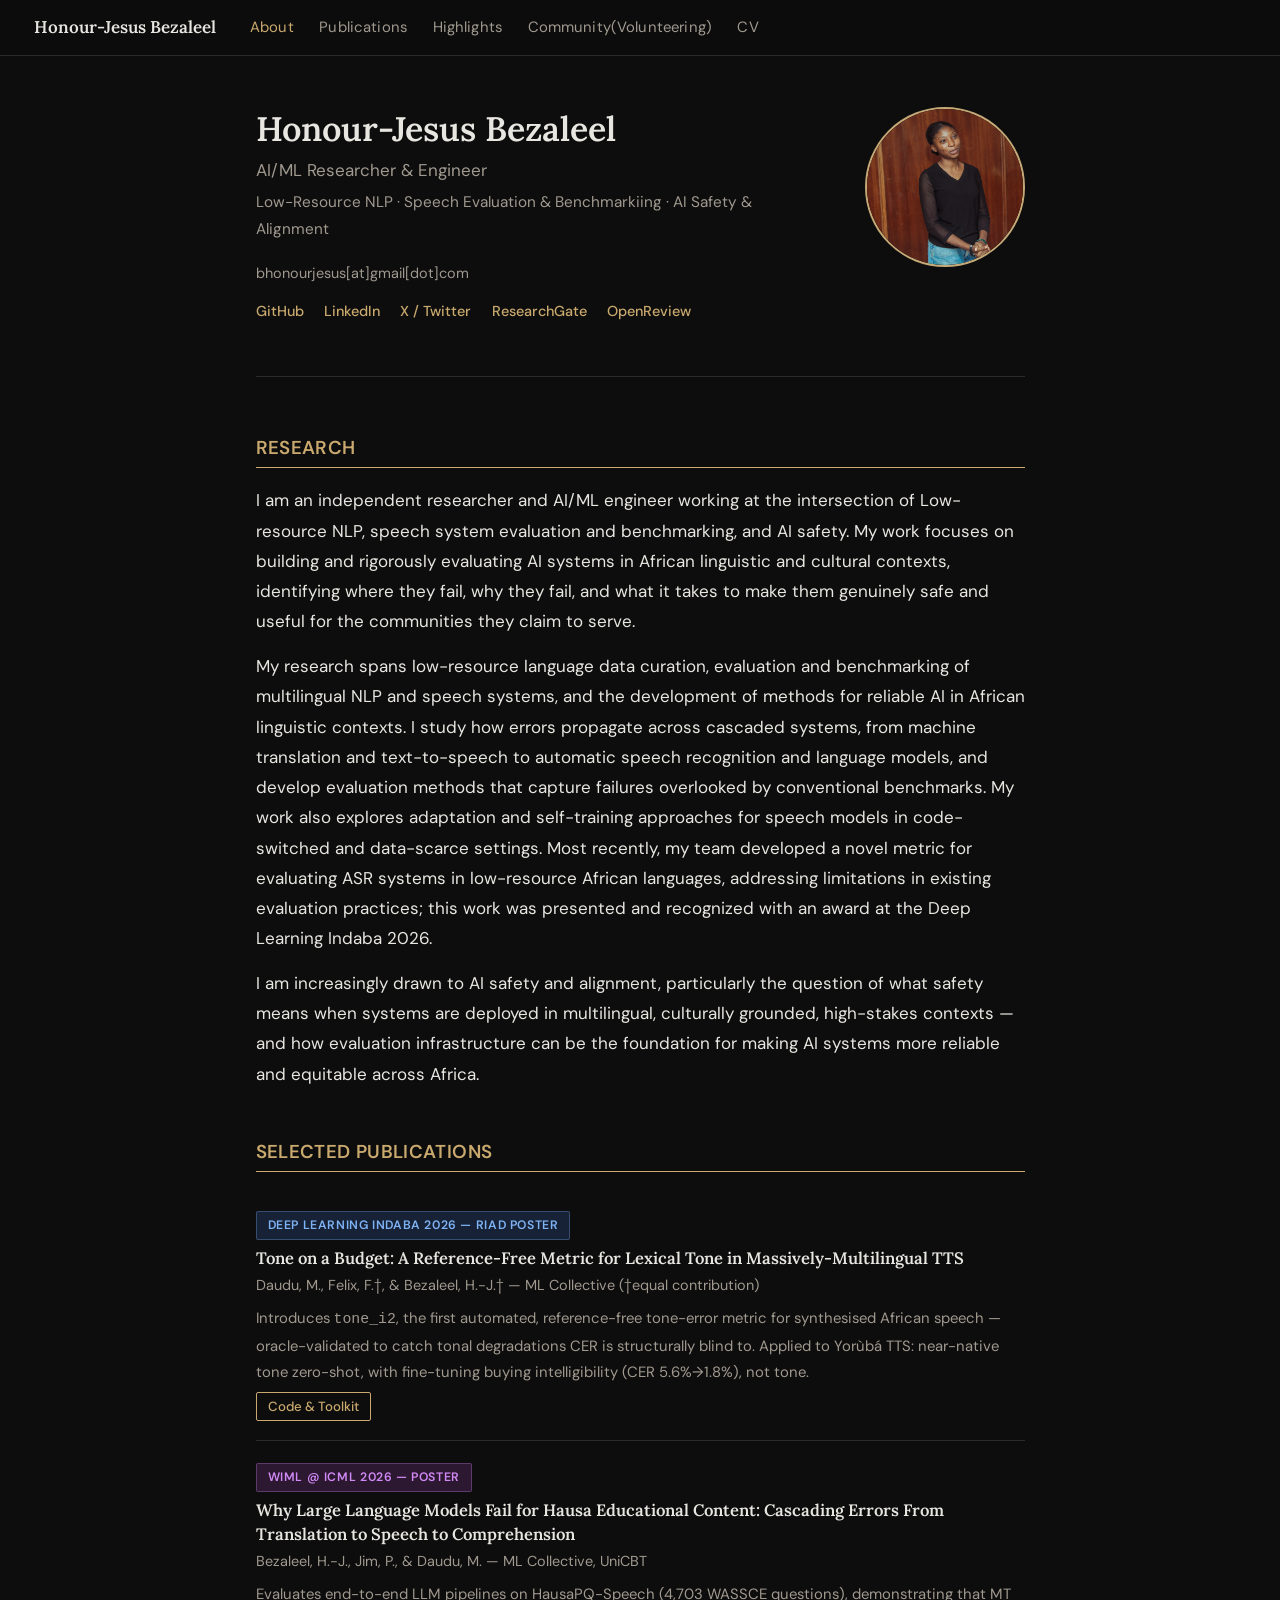
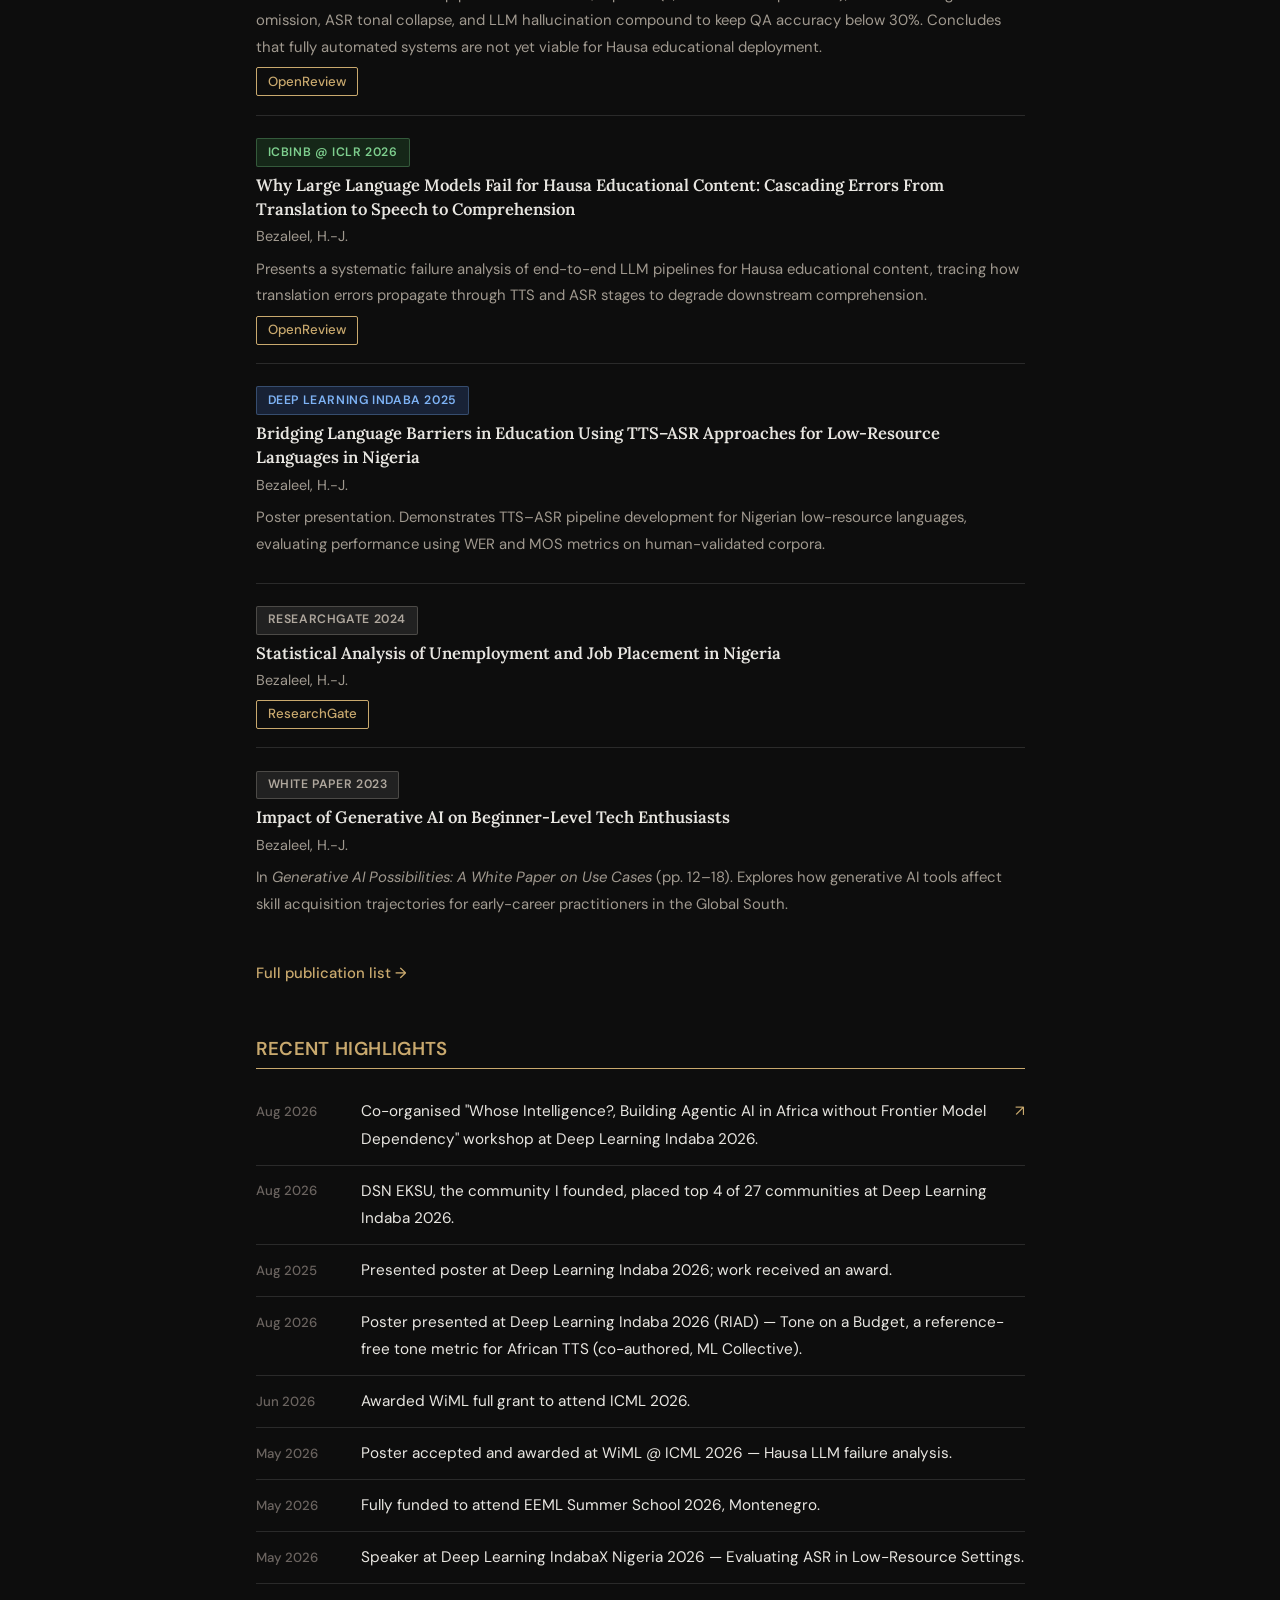
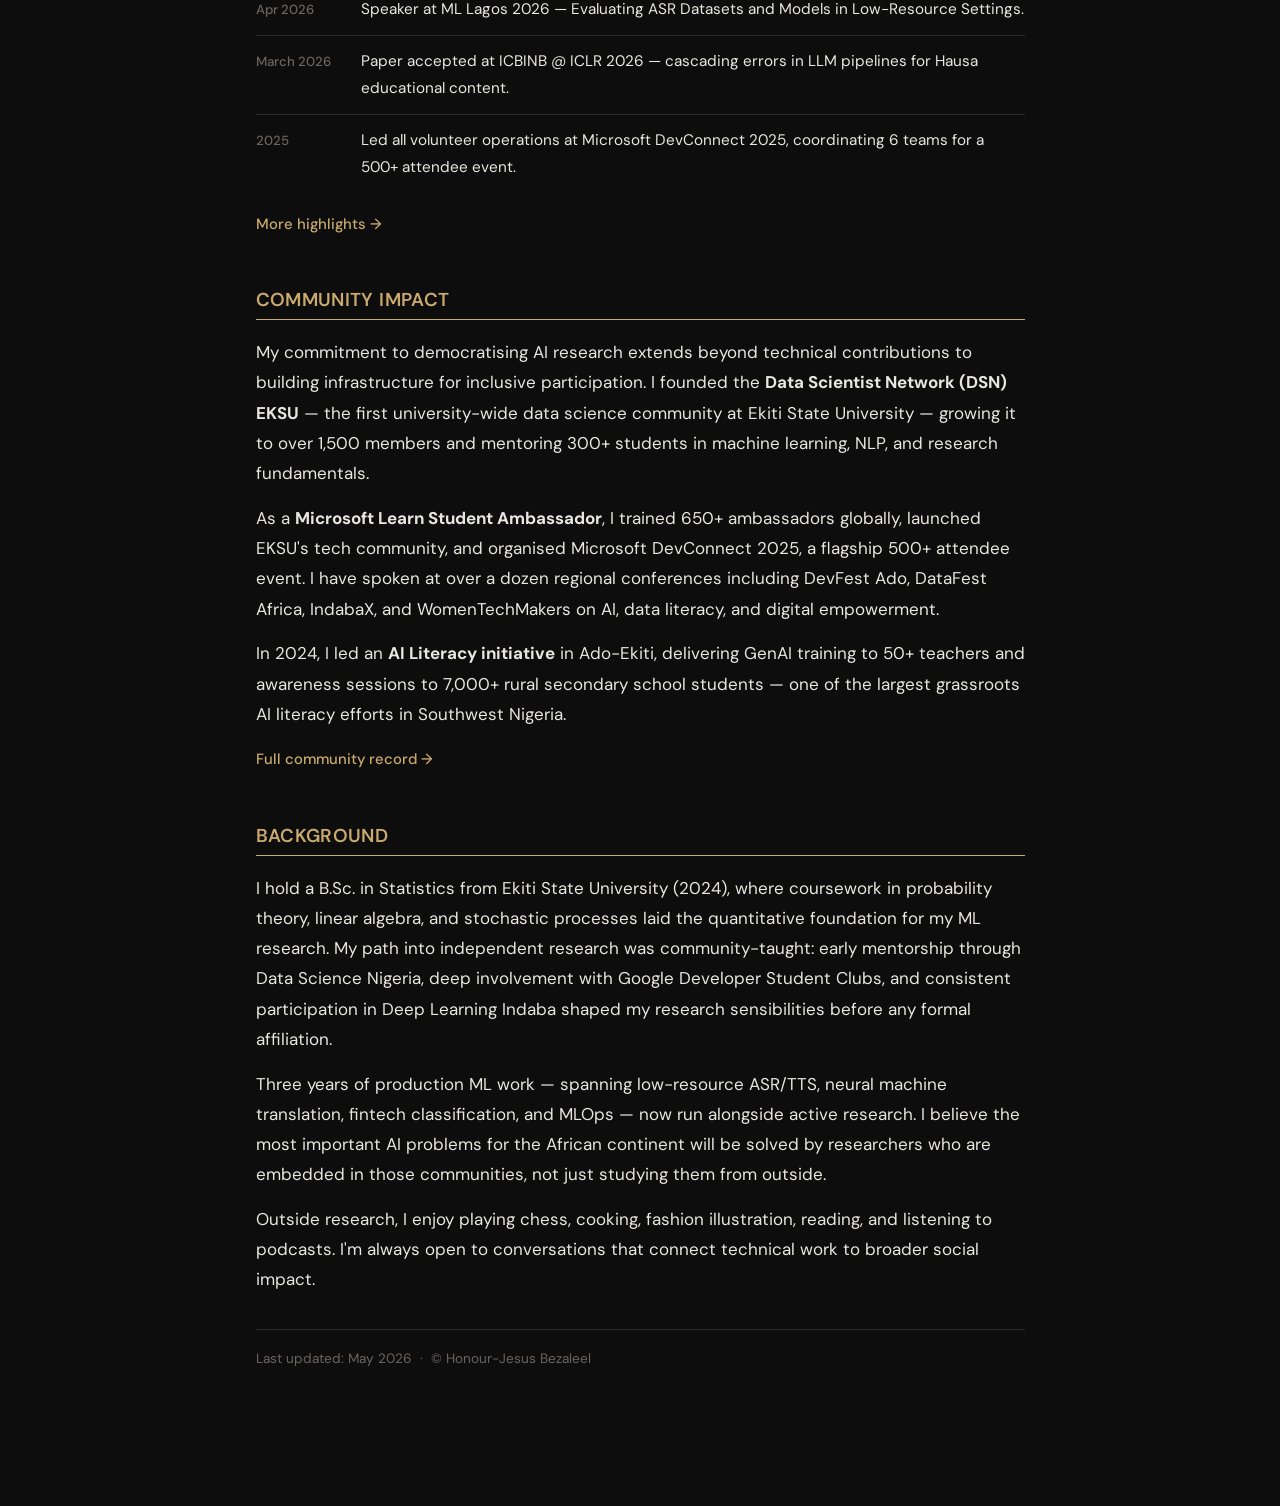
<file: index.html>
<!DOCTYPE html>
<html lang="en">
<head>
  <meta charset="UTF-8" />
  <meta name="viewport" content="width=device-width, initial-scale=1.0" />
  <meta name="description" content="Honour-Jesus Bezaleel — AI/ML Researcher specialising in African language NLP, speech evaluation and benchmarking, and AI safety." />
  <title>Honour-Jesus Bezaleel</title>
  <link rel="preconnect" href="https://fonts.googleapis.com" />
  <link rel="preconnect" href="https://fonts.gstatic.com" crossorigin />
  <link href="https://fonts.googleapis.com/css2?family=Lora:ital,wght@0,400;0,600;1,400&family=DM+Sans:wght@300;400;500&display=swap" rel="stylesheet" />
  <link rel="stylesheet" href="style.css" />
</head>
<body>
  <header>
    <div class="site-title"><a href="index.html">Honour-Jesus Bezaleel</a></div>
    <nav>
      <a href="index.html" class="active">About</a>
      <a href="publications.html">Publications</a>
      <a href="news.html">Highlights</a>
      <a href="community.html">Community(Volunteering)</a>
      <a href="Honour-Jesus_Bezaleel_CV%20%20(1).pdf" target="_blank">CV</a>
    </nav>
    <button class="nav-toggle" aria-label="Toggle navigation">&#9776;</button>
  </header>


<main class="container">
    <section class="hero">
      <div class="hero-text">
        <h1>Honour-Jesus Bezaleel</h1>
        <p class="role">AI/ML Researcher &amp; Engineer</p>
        <p class="affiliation">Low-Resource NLP · Speech Evaluation & Benchmarkiing · AI Safety &amp; Alignment</p>
        <div class="contact-line">
          <span>bhonourjesus[at]gmail[dot]com</span>
        </div>
        <div class="social-links">
          <a href="https://github.com/honourjesus20" target="_blank">GitHub</a>
          <a href="https://www.linkedin.com/in/honour-jesus-bezaleel/" target="_blank">LinkedIn</a>
          <a href="https://x.com/bezaleel_son" target="_blank">X / Twitter</a>
          <a href="https://www.researchgate.net/profile/Honour-Jesus-Bezaleel" target="_blank">ResearchGate</a>
          <a href="https://openreview.net/profile?id=~Honour-Jesus_Bezaleel1" target="_blank">OpenReview</a>
        </div>
      </div>
      <div class="hero-image">
        <img src="WhatsApp Image 2024-03-01 at 17.44.11_cec49f7b.jpg" alt="Honour-Jesus Bezaleel" />
      </div>
    </section>


    <section id="research">
      <h2>Research</h2>
      <p>
        I am an independent researcher and AI/ML engineer working at the intersection of Low-resource NLP,
        speech system evaluation and benchmarking, and AI safety. My work focuses on building and rigorously evaluating AI systems
        in African linguistic and cultural contexts, identifying where they fail, why they fail, and what it
        takes to make them genuinely safe and useful for the communities they claim to serve.
      </p>
      <p>
        My research spans low-resource language data curation, evaluation and benchmarking of multilingual NLP and speech systems, 
        and the development of methods for reliable AI in African linguistic contexts. I study how errors propagate across cascaded systems, 
        from machine translation and text-to-speech to automatic speech recognition and language models, and develop evaluation methods that 
        capture failures overlooked by conventional benchmarks. My work also explores adaptation and self-training approaches for speech models
        in code-switched and data-scarce settings. Most recently, my team developed a novel metric for evaluating ASR systems in low-resource 
        African languages, addressing limitations in existing evaluation practices; this work was presented and recognized with an award
        at the Deep Learning Indaba 2026.
      </p>
      <p>
        I am increasingly drawn to AI safety and alignment, particularly the question of what safety means when
        systems are deployed in multilingual, culturally grounded, high-stakes contexts — and how evaluation
        infrastructure can be the foundation for making AI systems more reliable and equitable across Africa.
      </p>
    </section>

  
    <section id="selected-publications">
      <h2>Selected Publications</h2>


       <div class="pub-card">
        <div class="pub-meta">
          <span class="venue indaba">Deep Learning Indaba 2026 — RIAD Poster</span>
        </div>
        <p class="pub-title">Tone on a Budget: A Reference-Free Metric for Lexical Tone in Massively-Multilingual TTS</p>
        <p class="pub-authors">Daudu, M., Felix, F.&#8224;, &amp; Bezaleel, H.-J.&#8224; — ML Collective (&#8224;equal contribution)</p>
        <p class="pub-desc">Introduces <code>tone_i2</code>, the first automated, reference-free tone-error metric for synthesised African speech — oracle-validated to catch tonal degradations CER is structurally blind to. Applied to Yorùbá TTS: near-native tone zero-shot, with fine-tuning buying intelligibility (CER 5.6%→1.8%), not tone.</p>
        <div class="pub-links">
          <a href="https://github.com/mosesdaudu001/tone-on-a-budget" target="_blank">Code &amp; Toolkit</a>
        </div>
      </div>
      
      <div class="pub-card">
        <div class="pub-meta">
          <span class="venue wiml">WiML @ ICML 2026 — Poster</span>
        </div>
        <p class="pub-title">Why Large Language Models Fail for Hausa Educational Content: Cascading Errors From Translation to Speech to Comprehension</p>
        <p class="pub-authors">Bezaleel, H.-J., Jim, P., &amp; Daudu, M. — ML Collective, UniCBT</p>
        <p class="pub-desc">Evaluates end-to-end LLM pipelines on HausaPQ-Speech (4,703 WASSCE questions), demonstrating that MT omission, ASR tonal collapse, and LLM hallucination compound to keep QA accuracy below 30%. Concludes that fully automated systems are not yet viable for Hausa educational deployment.</p>
        <div class="pub-links">
          <a href="https://openreview.net/profile?id=~Honour-Jesus_Bezaleel1" target="_blank">OpenReview</a>
        </div>
      </div>

      <div class="pub-card">
        <div class="pub-meta">
          <span class="venue iclr">ICBINB @ ICLR 2026</span>
        </div>
        <p class="pub-title">Why Large Language Models Fail for Hausa Educational Content: Cascading Errors From Translation to Speech to Comprehension</p>
        <p class="pub-authors">Bezaleel, H.-J.</p>
        <p class="pub-desc">Presents a systematic failure analysis of end-to-end LLM pipelines for Hausa educational content, tracing how translation errors propagate through TTS and ASR stages to degrade downstream comprehension.</p>
        <div class="pub-links">
          <a href="https://openreview.net/profile?id=~Honour-Jesus_Bezaleel1" target="_blank">OpenReview</a>
        </div>
      </div>

      <div class="pub-card">
        <div class="pub-meta">
          <span class="venue indaba">Deep Learning Indaba 2025</span>
        </div>
        <p class="pub-title">Bridging Language Barriers in Education Using TTS–ASR Approaches for Low-Resource Languages in Nigeria</p>
        <p class="pub-authors">Bezaleel, H.-J.</p>
        <p class="pub-desc">Poster presentation. Demonstrates TTS–ASR pipeline development for Nigerian low-resource languages, evaluating performance using WER and MOS metrics on human-validated corpora.</p>
      </div>

      <div class="pub-card">
        <div class="pub-meta">
          <span class="venue preprint">ResearchGate 2024</span>
        </div>
        <p class="pub-title">Statistical Analysis of Unemployment and Job Placement in Nigeria</p>
        <p class="pub-authors">Bezaleel, H.-J.</p>
        <div class="pub-links">
          <a href="https://www.researchgate.net/profile/Honour-Jesus-Bezaleel" target="_blank">ResearchGate</a>
        </div>
      </div>

      <div class="pub-card">
        <div class="pub-meta">
          <span class="venue preprint">White Paper 2023</span>
        </div>
        <p class="pub-title">Impact of Generative AI on Beginner-Level Tech Enthusiasts</p>
        <p class="pub-authors">Bezaleel, H.-J.</p>
        <p class="pub-desc">In <em>Generative AI Possibilities: A White Paper on Use Cases</em> (pp. 12–18). Explores how generative AI tools affect skill acquisition trajectories for early-career practitioners in the Global South.</p>
      </div>

      <p class="see-more"><a href="publications.html">Full publication list →</a></p>
    </section>

    <section id="highlights">
      <h2>Recent Highlights</h2>
      <ul class="news-list">
        <li><span class="news-date">Aug 2026</span> Co-organised "Whose Intelligence?, Building Agentic AI in Africa without Frontier Model Dependency" workshop at Deep Learning Indaba 2026. <a href="https://ml-collective-africa.github.io/dl-indaba-2026/" target="_blank">↗</a></li>
        <li><span class="news-date">Aug 2026</span> DSN EKSU, the community I founded, placed top 4 of 27 communities at Deep Learning Indaba 2026.</li>
        <li><span class="news-date">Aug 2025</span> Presented poster at Deep Learning Indaba 2026; work received an award.</li> 
        <li><span class="news-date">Aug 2026</span> Poster presented at Deep Learning Indaba 2026 (RIAD) — Tone on a Budget, a reference-free tone metric for African TTS (co-authored, ML Collective).</li>
        <li><span class="news-date">Jun 2026</span> Awarded WiML full grant to attend ICML 2026.</li>
        <li><span class="news-date"> May 2026</span> Poster accepted and awarded at WiML @ ICML 2026 — Hausa LLM failure analysis.</li>
        <li><span class="news-date">May 2026</span> Fully funded to attend EEML Summer School 2026, Montenegro.</li>
        <li><span class="news-date">May 2026</span> Speaker at Deep Learning IndabaX Nigeria 2026 — Evaluating ASR in Low-Resource Settings.</li>
        <li><span class="news-date">Apr 2026</span> Speaker at ML Lagos 2026 — Evaluating ASR Datasets and Models in Low-Resource Settings.</li>
        <li><span class="news-date">March 2026</span> Paper accepted at ICBINB @ ICLR 2026 — cascading errors in LLM pipelines for Hausa educational content.</li>
        <li><span class="news-date">2025</span> Led all volunteer operations at Microsoft DevConnect 2025, coordinating 6 teams for a 500+ attendee event.</li>
      </ul>
      <p class="see-more"><a href="news.html">More highlights →</a></p>
    </section>

    <section id="community">
      <h2>Community Impact</h2>
      <p>
        My commitment to democratising AI research extends beyond technical contributions to building
        infrastructure for inclusive participation. I founded the <strong>Data Scientist Network (DSN) EKSU</strong> — the
        first university-wide data science community at Ekiti State University — growing it to over 1,500 members and
        mentoring 300+ students in machine learning, NLP, and research fundamentals.
      </p>
      <p>
        As a <strong>Microsoft Learn Student Ambassador</strong>, I trained 650+ ambassadors globally, launched EKSU's
        tech community, and organised Microsoft DevConnect 2025, a flagship 500+ attendee event. I have spoken at over a
        dozen regional conferences including DevFest Ado, DataFest Africa, IndabaX, and WomenTechMakers on AI, data
        literacy, and digital empowerment.
      </p>
      <p>
        In 2024, I led an <strong>AI Literacy initiative</strong> in Ado-Ekiti, delivering GenAI training to 50+
        teachers and awareness sessions to 7,000+ rural secondary school students — one of the largest grassroots AI
        literacy efforts in Southwest Nigeria.
      </p>
      <p class="see-more"><a href="community.html">Full community record →</a></p>
    </section>

    <section id="background">
      <h2>Background</h2>
      <p>
        I hold a B.Sc. in Statistics from Ekiti State University (2024), where coursework in probability theory,
        linear algebra, and stochastic processes laid the quantitative foundation for my ML research. My path into
        independent research was community-taught: early mentorship through Data Science Nigeria, deep involvement with
        Google Developer Student Clubs, and consistent participation in Deep Learning Indaba shaped my research
        sensibilities before any formal affiliation.
      </p>
      <p>
        Three years of production ML work — spanning low-resource ASR/TTS, neural machine translation,
        fintech classification, and MLOps — now run alongside active research. I believe the most important AI
        problems for the African continent will be solved by researchers who are embedded in those communities, not
        just studying them from outside.
      </p>
      <p>
        Outside research, I enjoy playing chess, cooking, fashion illustration, reading, and listening to podcasts.
        I'm always open to conversations that connect technical work to broader social impact.
      </p>
      <p class="updated">Last updated: May 2026 &nbsp;·&nbsp; © Honour-Jesus Bezaleel</p>
    </section>
  </main>
  <script src="main.js"></script>
</body>
</html>
</file>
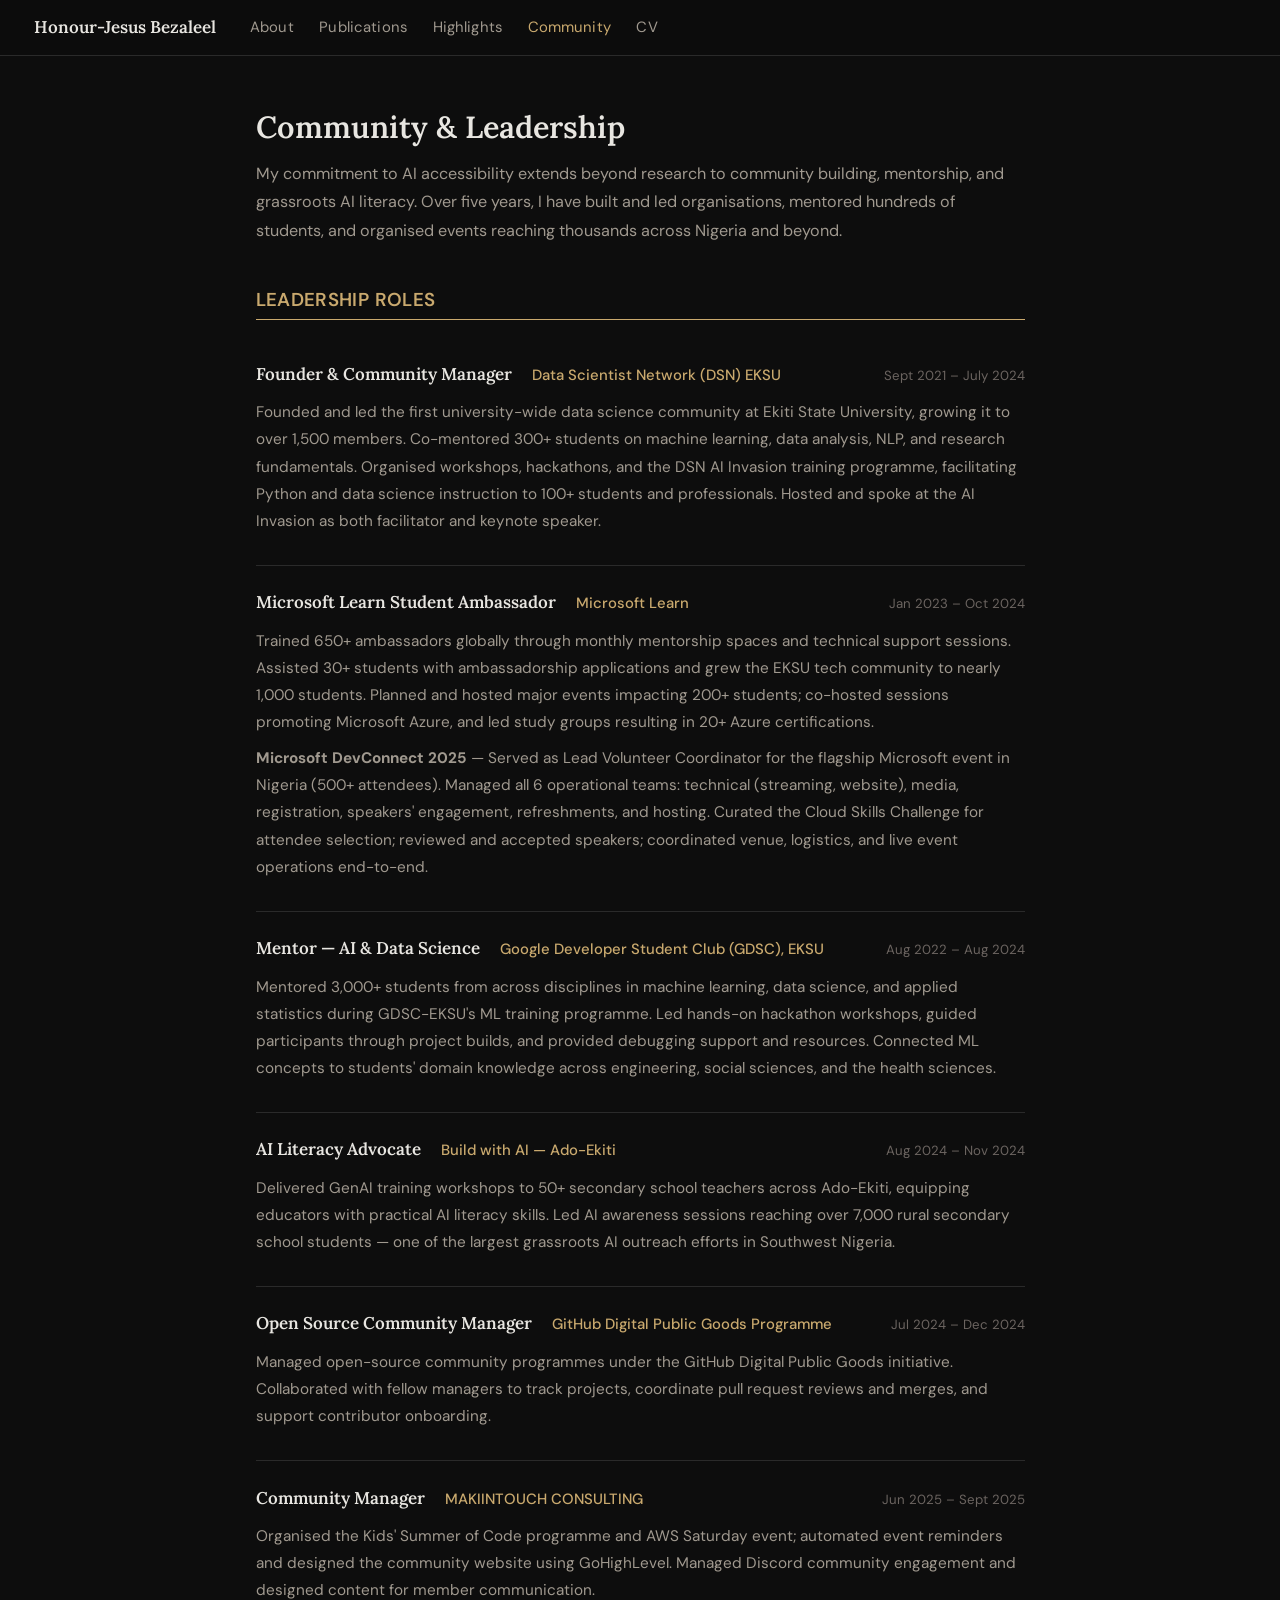
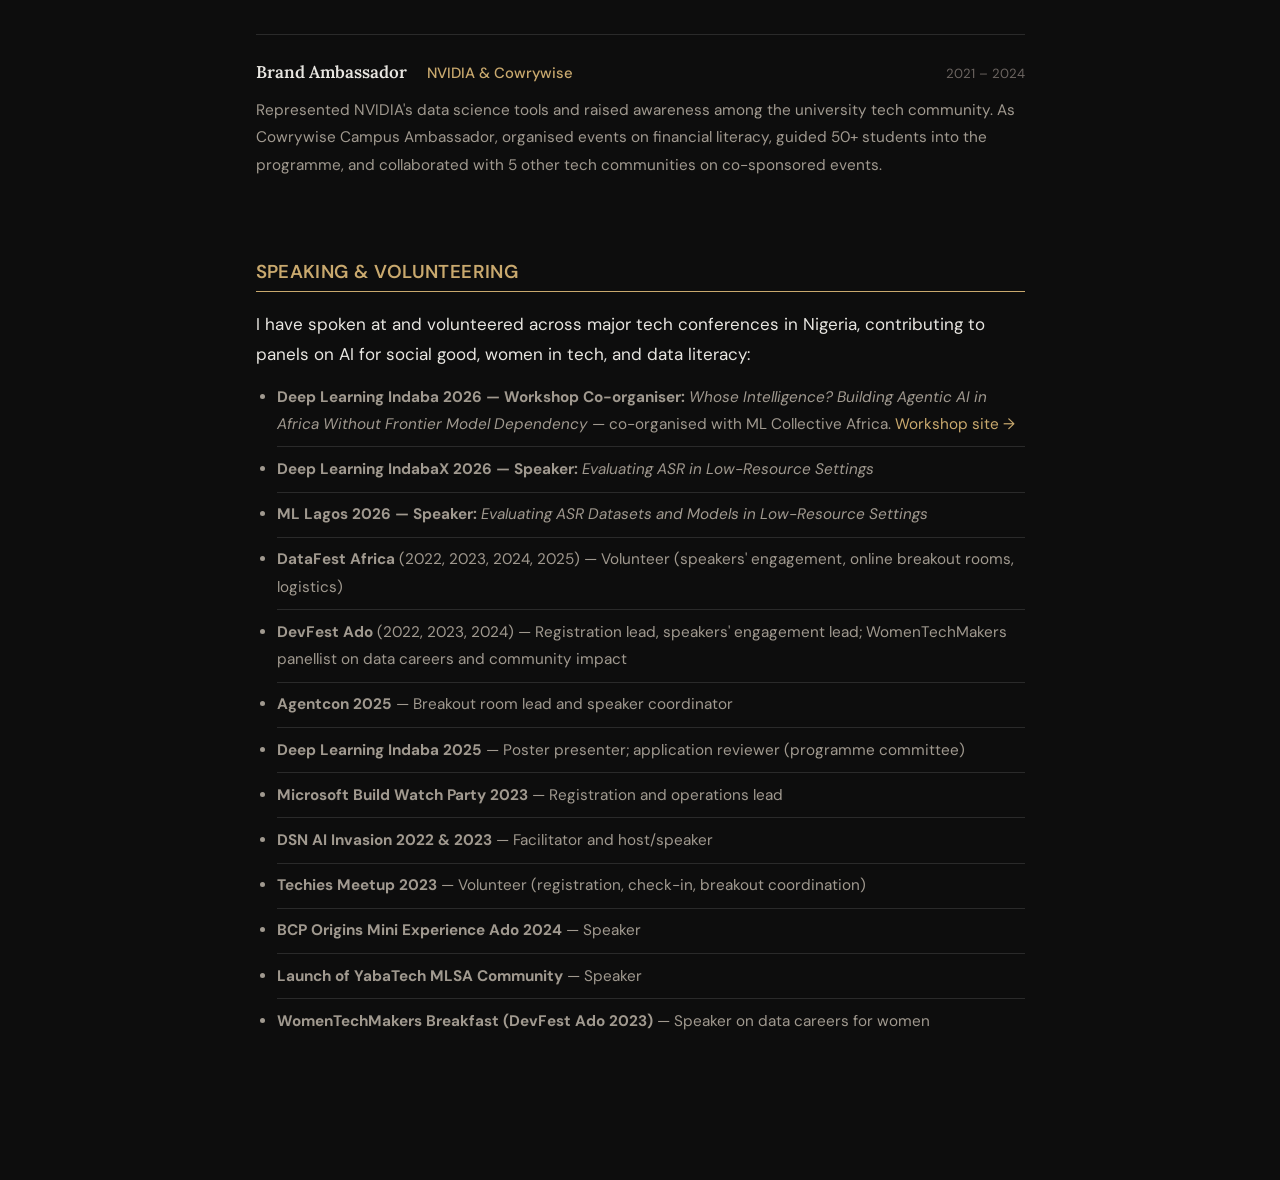
<file: community.html>
<!DOCTYPE html>
<html lang="en">
<head>
  <meta charset="UTF-8" />
  <meta name="viewport" content="width=device-width, initial-scale=1.0" />
  <title>Community — Honour-Jesus Bezaleel</title>
  <link rel="preconnect" href="https://fonts.googleapis.com" />
  <link rel="preconnect" href="https://fonts.gstatic.com" crossorigin />
  <link href="https://fonts.googleapis.com/css2?family=Lora:ital,wght@0,400;0,600;1,400&family=DM+Sans:wght@300;400;500&display=swap" rel="stylesheet" />
  <link rel="stylesheet" href="style.css" />
</head>
<body>
  <header>
    <div class="site-title"><a href="index.html">Honour-Jesus Bezaleel</a></div>
    <nav>
      <a href="index.html">About</a>
      <a href="publications.html">Publications</a>
      <a href="news.html">Highlights</a>
      <a href="community.html" class="active">Community</a>
      <a href="Honour-Jesus_Bezaleel_CV%20%20(1).pdf" target="_blank">CV</a>
    </nav>
    <button class="nav-toggle" aria-label="Toggle navigation">&#9776;</button>
  </header>

  <main class="container">
    <h1 class="page-title">Community &amp; Leadership</h1>
    <p class="page-intro">
      My commitment to AI accessibility extends beyond research to community building, mentorship,
      and grassroots AI literacy. Over five years, I have built and led organisations, mentored hundreds
      of students, and organised events reaching thousands across Nigeria and beyond.
    </p>

    <section>
      <h2>Leadership Roles</h2>

      <div class="role-card">
        <div class="role-header">
          <span class="role-title">Founder &amp; Community Manager</span>
          <span class="role-org">Data Scientist Network (DSN) EKSU</span>
          <span class="role-period">Sept 2021 – July 2024</span>
        </div>
        <p>
          Founded and led the first university-wide data science community at Ekiti State University, growing it
          to over 1,500 members. Co-mentored 300+ students on machine learning, data analysis, NLP, and research
          fundamentals. Organised workshops, hackathons, and the DSN AI Invasion training programme, facilitating
          Python and data science instruction to 100+ students and professionals. Hosted and spoke at the AI
          Invasion as both facilitator and keynote speaker.
        </p>
      </div>

      <div class="role-card">
        <div class="role-header">
          <span class="role-title">Microsoft Learn Student Ambassador</span>
          <span class="role-org">Microsoft Learn</span>
          <span class="role-period">Jan 2023 – Oct 2024</span>
        </div>
        <p>
          Trained 650+ ambassadors globally through monthly mentorship spaces and technical support sessions.
          Assisted 30+ students with ambassadorship applications and grew the EKSU tech community to nearly 1,000
          students. Planned and hosted major events impacting 200+ students; co-hosted sessions promoting Microsoft
          Azure, and led study groups resulting in 20+ Azure certifications.
        </p>
        <p>
          <strong>Microsoft DevConnect 2025</strong> — Served as Lead Volunteer Coordinator for the flagship Microsoft
          event in Nigeria (500+ attendees). Managed all 6 operational teams: technical (streaming, website),
          media, registration, speakers' engagement, refreshments, and hosting. Curated the Cloud Skills Challenge
          for attendee selection; reviewed and accepted speakers; coordinated venue, logistics, and live event
          operations end-to-end.
        </p>
      </div>

      <div class="role-card">
        <div class="role-header">
          <span class="role-title">Mentor — AI &amp; Data Science</span>
          <span class="role-org">Google Developer Student Club (GDSC), EKSU</span>
          <span class="role-period">Aug 2022 – Aug 2024</span>
        </div>
        <p>
          Mentored 3,000+ students from across disciplines in machine learning, data science, and applied statistics
          during GDSC-EKSU's ML training programme. Led hands-on hackathon workshops, guided participants through
          project builds, and provided debugging support and resources. Connected ML concepts to students' domain
          knowledge across engineering, social sciences, and the health sciences.
        </p>
      </div>

      <div class="role-card">
        <div class="role-header">
          <span class="role-title">AI Literacy Advocate</span>
          <span class="role-org">Build with AI — Ado-Ekiti</span>
          <span class="role-period">Aug 2024 – Nov 2024</span>
        </div>
        <p>
          Delivered GenAI training workshops to 50+ secondary school teachers across Ado-Ekiti,
          equipping educators with practical AI literacy skills. Led AI awareness sessions reaching over
          7,000 rural secondary school students — one of the largest grassroots AI outreach efforts in Southwest Nigeria.
        </p>
      </div>

      <div class="role-card">
        <div class="role-header">
          <span class="role-title">Open Source Community Manager</span>
          <span class="role-org">GitHub Digital Public Goods Programme</span>
          <span class="role-period">Jul 2024 – Dec 2024</span>
        </div>
        <p>
          Managed open-source community programmes under the GitHub Digital Public Goods initiative.
          Collaborated with fellow managers to track projects, coordinate pull request reviews and merges,
          and support contributor onboarding.
        </p>
      </div>

      <div class="role-card">
        <div class="role-header">
          <span class="role-title">Community Manager</span>
          <span class="role-org">MAKIINTOUCH CONSULTING</span>
          <span class="role-period">Jun 2025 – Sept 2025</span>
        </div>
        <p>
          Organised the Kids' Summer of Code programme and AWS Saturday event; automated event reminders
          and designed the community website using GoHighLevel. Managed Discord community engagement and
          designed content for member communication.
        </p>
      </div>

      <div class="role-card">
        <div class="role-header">
          <span class="role-title">Brand Ambassador</span>
          <span class="role-org">NVIDIA &amp; Cowrywise</span>
          <span class="role-period">2021 – 2024</span>
        </div>
        <p>
          Represented NVIDIA's data science tools and raised awareness among the university tech community.
          As Cowrywise Campus Ambassador, organised events on financial literacy, guided 50+ students into the
          programme, and collaborated with 5 other tech communities on co-sponsored events.
        </p>
      </div>
    </section>

    <section>
      <h2>Speaking &amp; Volunteering</h2>
      <p>
        I have spoken at and volunteered across major tech conferences in Nigeria, contributing to panels on
        AI for social good, women in tech, and data literacy:
      </p>
      <ul class="event-list">
        <li><strong>Deep Learning Indaba 2026 — Workshop Co-organiser:</strong> <em>Whose Intelligence? Building Agentic AI in Africa Without Frontier Model Dependency</em> — co-organised with ML Collective Africa. <a href="https://ml-collective-africa.github.io/dl-indaba-2026/" target="_blank">Workshop site →</a></li>
        <li><strong>Deep Learning IndabaX 2026 — Speaker:</strong> <em>Evaluating ASR in Low-Resource Settings</em></li>
        <li><strong>ML Lagos 2026 — Speaker:</strong> <em>Evaluating ASR Datasets and Models in Low-Resource Settings</em></li>
        <li><strong>DataFest Africa</strong> (2022, 2023, 2024, 2025) — Volunteer (speakers' engagement, online breakout rooms, logistics)</li>
        <li><strong>DevFest Ado</strong> (2022, 2023, 2024) — Registration lead, speakers' engagement lead; WomenTechMakers panellist on data careers and community impact</li>
        <li><strong>Agentcon 2025</strong> — Breakout room lead and speaker coordinator</li>
        <li><strong>Deep Learning Indaba 2025</strong> — Poster presenter; application reviewer (programme committee)</li>
        <li><strong>Microsoft Build Watch Party 2023</strong> — Registration and operations lead</li>
        <li><strong>DSN AI Invasion 2022 &amp; 2023</strong> — Facilitator and host/speaker</li>
        <li><strong>Techies Meetup 2023</strong> — Volunteer (registration, check-in, breakout coordination)</li>
        <li><strong>BCP Origins Mini Experience Ado 2024</strong> — Speaker</li>
        <li><strong>Launch of YabaTech MLSA Community</strong> — Speaker</li>
        <li><strong>WomenTechMakers Breakfast (DevFest Ado 2023)</strong> — Speaker on data careers for women</li>
      </ul>
    </section>
  </main>
  <script src="main.js"></script>
</body>
</html>
</file>
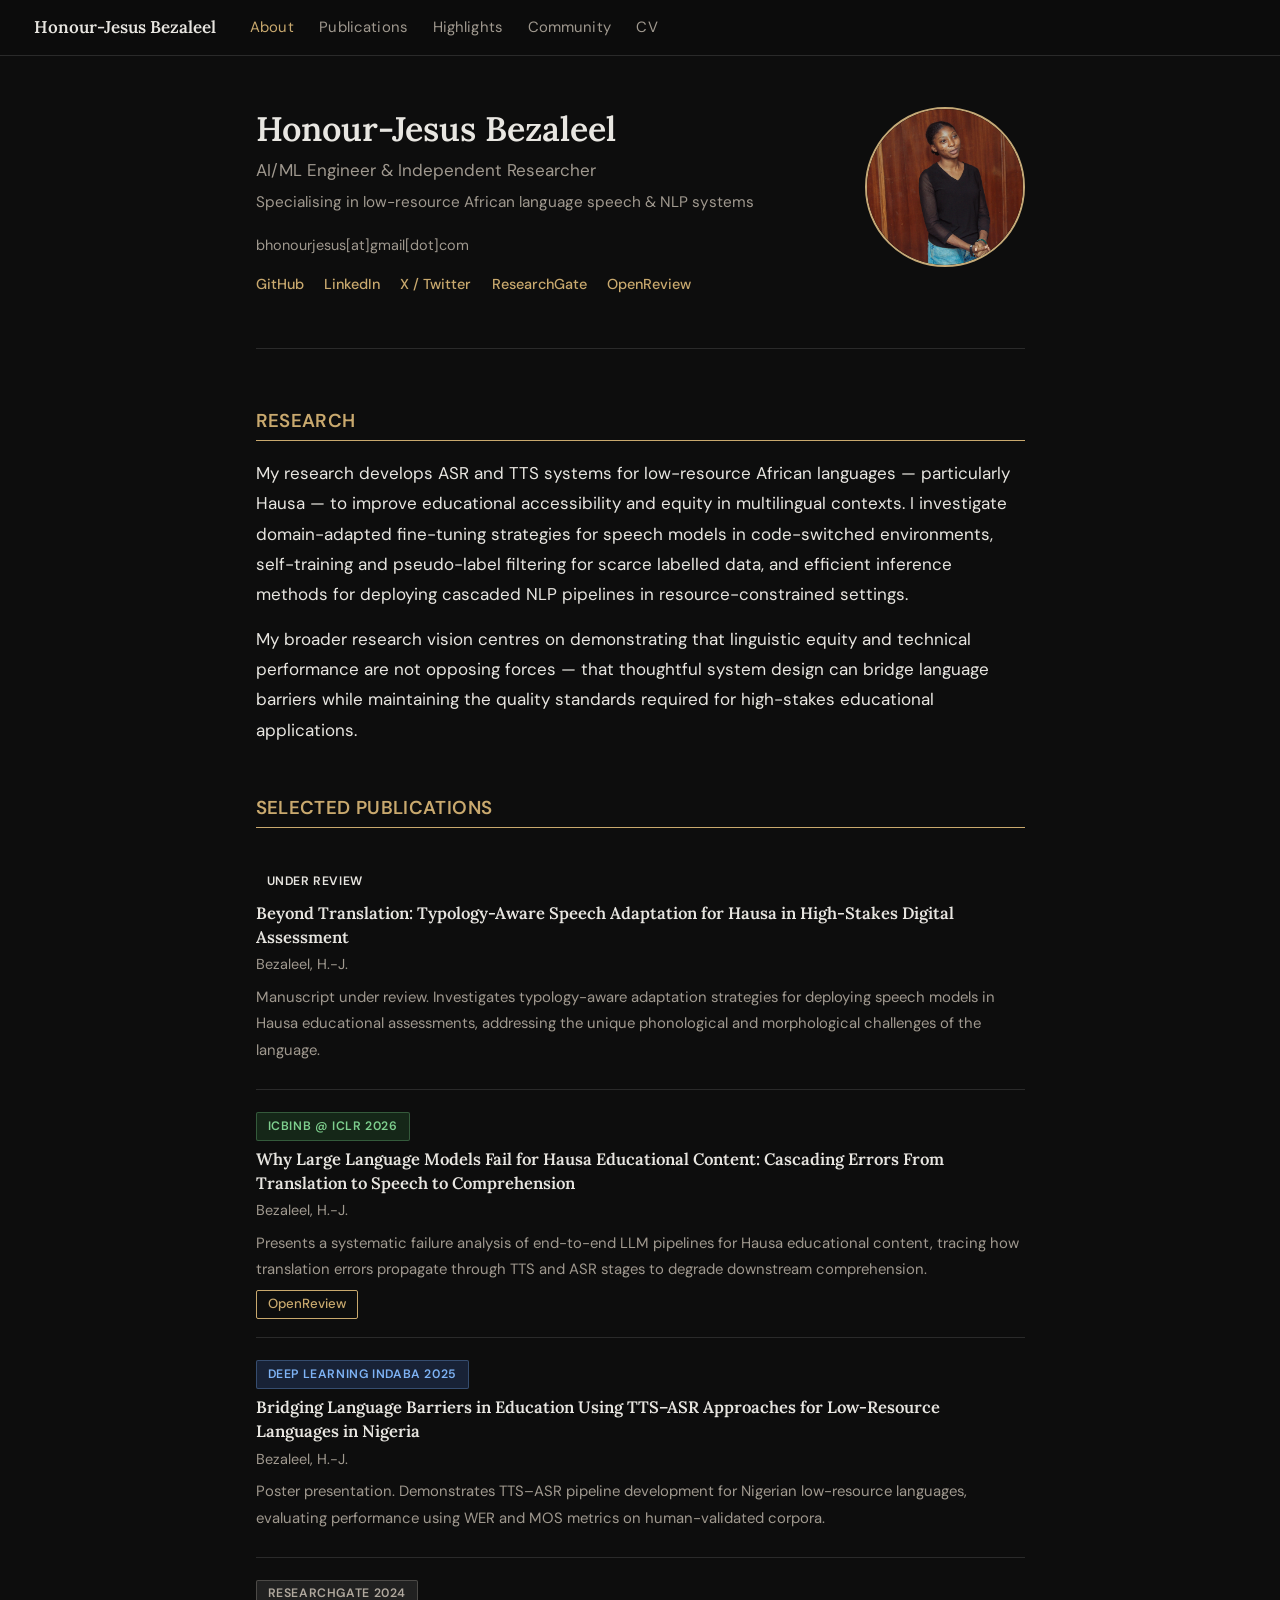
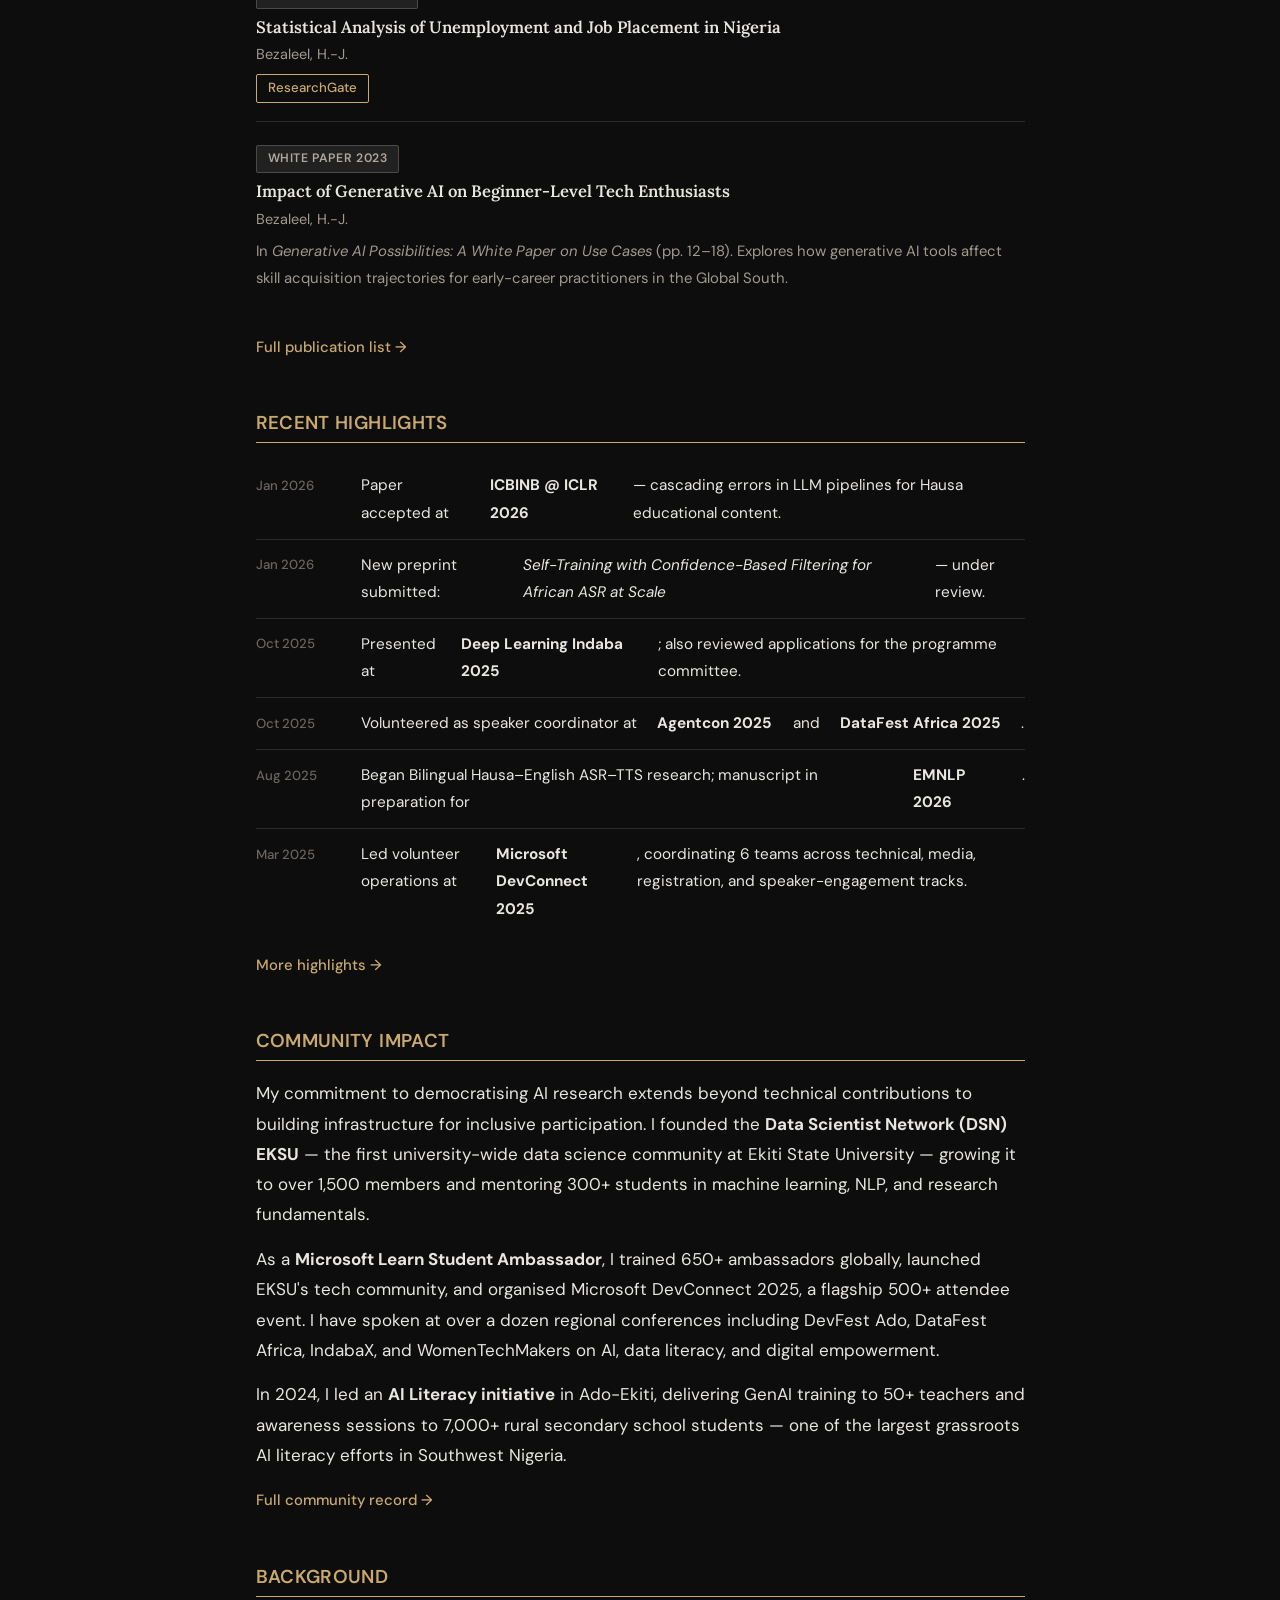
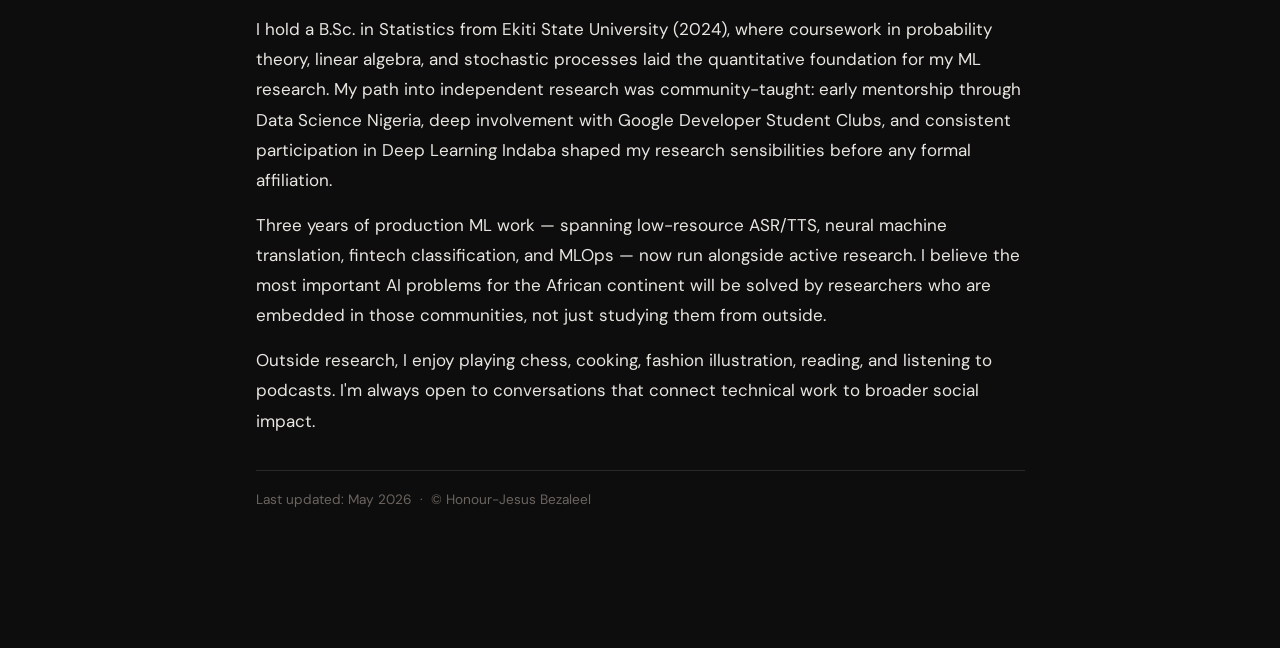
<file: index (1).html>
<!DOCTYPE html>
<html lang="en">
<head>
  <meta charset="UTF-8" />
  <meta name="viewport" content="width=device-width, initial-scale=1.0" />
  <meta name="description" content="Honour-Jesus Bezaleel — AI/ML Engineer and Researcher specialising in low-resource African language speech and NLP systems." />
  <title>Honour-Jesus Bezaleel</title>
  <link rel="preconnect" href="https://fonts.googleapis.com" />
  <link rel="preconnect" href="https://fonts.gstatic.com" crossorigin />
  <link href="https://fonts.googleapis.com/css2?family=Lora:ital,wght@0,400;0,600;1,400&family=DM+Sans:wght@300;400;500&display=swap" rel="stylesheet" />
  <link rel="stylesheet" href="style.css" />
</head>
<body>
  <header>
    <div class="site-title"><a href="index.html">Honour-Jesus Bezaleel</a></div>
    <nav>
      <a href="index.html" class="active">About</a>
      <a href="publications.html">Publications</a>
      <a href="news.html">Highlights</a>
      <a href="community.html">Community</a>
      <a href="HONOUR-JESUS-BEZALEEL-FlowCV-Resume-20260104__1_.pdf" target="_blank">CV</a>
    </nav>
    <button class="nav-toggle" aria-label="Toggle navigation">&#9776;</button>
  </header>

  <main class="container">
    <section class="hero">
      <div class="hero-text">
        <h1>Honour-Jesus Bezaleel</h1>
        <p class="role">AI/ML Engineer &amp; Independent Researcher</p>
        <p class="affiliation">
          Specialising in low-resource African language speech &amp; NLP systems
        </p>
        <div class="contact-line">
          <span>bhonourjesus[at]gmail[dot]com</span>
        </div>
        <div class="social-links">
          <a href="https://github.com/honourjesus20" target="_blank">GitHub</a>
          <a href="https://www.linkedin.com/in/honour-jesus-bezaleel/" target="_blank">LinkedIn</a>
          <a href="https://x.com/bezaleel_son" target="_blank">X / Twitter</a>
          <a href="https://www.researchgate.net/profile/Honour-Jesus-Bezaleel" target="_blank">ResearchGate</a>
          <a href="https://openreview.net/profile?id=~Honour-Jesus_Bezaleel1" target="_blank">OpenReview</a>
        </div>
      </div>
      <div class="hero-image">
        <img src="WhatsApp Image 2024-03-01 at 17.44.11_cec49f7b.jpg" alt="Honour-Jesus Bezaleel" />
      </div>
    </section>

    <section id="research">
      <h2>Research</h2>
      <p>
        My research develops ASR and TTS systems for low-resource African languages — particularly Hausa — to improve
        educational accessibility and equity in multilingual contexts. I investigate domain-adapted fine-tuning strategies
        for speech models in code-switched environments, self-training and pseudo-label filtering for scarce labelled data,
        and efficient inference methods for deploying cascaded NLP pipelines in resource-constrained settings.
      </p>
      <p>
        My broader research vision centres on demonstrating that linguistic equity and technical performance are not
        opposing forces — that thoughtful system design can bridge language barriers while maintaining the quality
        standards required for high-stakes educational applications.
      </p>
    </section>

    <section id="selected-publications">
      <h2>Selected Publications</h2>

      <div class="pub-card">
        <div class="pub-meta">
          <span class="venue under-review">Under Review</span>
        </div>
        <p class="pub-title">Beyond Translation: Typology-Aware Speech Adaptation for Hausa in High-Stakes Digital Assessment</p>
        <p class="pub-authors">Bezaleel, H.-J.</p>
        <p class="pub-desc">Manuscript under review. Investigates typology-aware adaptation strategies for deploying speech models in Hausa educational assessments, addressing the unique phonological and morphological challenges of the language.</p>
      </div>

      <div class="pub-card">
        <div class="pub-meta">
          <span class="venue iclr">ICBINB @ ICLR 2026</span>
        </div>
        <p class="pub-title">Why Large Language Models Fail for Hausa Educational Content: Cascading Errors From Translation to Speech to Comprehension</p>
        <p class="pub-authors">Bezaleel, H.-J.</p>
        <p class="pub-desc">Presents a systematic failure analysis of end-to-end LLM pipelines for Hausa educational content, tracing how translation errors propagate through TTS and ASR stages to degrade downstream comprehension.</p>
        <div class="pub-links">
          <a href="https://openreview.net/profile?id=~Honour-Jesus_Bezaleel1" target="_blank">OpenReview</a>
        </div>
      </div>

      <div class="pub-card">
        <div class="pub-meta">
          <span class="venue indaba">Deep Learning Indaba 2025</span>
        </div>
        <p class="pub-title">Bridging Language Barriers in Education Using TTS–ASR Approaches for Low-Resource Languages in Nigeria</p>
        <p class="pub-authors">Bezaleel, H.-J.</p>
        <p class="pub-desc">Poster presentation. Demonstrates TTS–ASR pipeline development for Nigerian low-resource languages, evaluating performance using WER and MOS metrics on human-validated corpora.</p>
      </div>

      <div class="pub-card">
        <div class="pub-meta">
          <span class="venue preprint">ResearchGate 2024</span>
        </div>
        <p class="pub-title">Statistical Analysis of Unemployment and Job Placement in Nigeria</p>
        <p class="pub-authors">Bezaleel, H.-J.</p>
        <div class="pub-links">
          <a href="https://www.researchgate.net/profile/Honour-Jesus-Bezaleel" target="_blank">ResearchGate</a>
        </div>
      </div>

      <div class="pub-card">
        <div class="pub-meta">
          <span class="venue preprint">White Paper 2023</span>
        </div>
        <p class="pub-title">Impact of Generative AI on Beginner-Level Tech Enthusiasts</p>
        <p class="pub-authors">Bezaleel, H.-J.</p>
        <p class="pub-desc">In <em>Generative AI Possibilities: A White Paper on Use Cases</em> (pp. 12–18). Explores how generative AI tools affect skill acquisition trajectories for early-career practitioners in the Global South.</p>
      </div>

      <p class="see-more"><a href="publications.html">Full publication list →</a></p>
    </section>

    <section id="highlights">
      <h2>Recent Highlights</h2>
      <ul class="news-list">
        <li><span class="news-date">Jan 2026</span> Paper accepted at <strong>ICBINB @ ICLR 2026</strong> — cascading errors in LLM pipelines for Hausa educational content.</li>
        <li><span class="news-date">Jan 2026</span> New preprint submitted: <em>Self-Training with Confidence-Based Filtering for African ASR at Scale</em> — under review.</li>
        <li><span class="news-date">Oct 2025</span> Presented at <strong>Deep Learning Indaba 2025</strong>; also reviewed applications for the programme committee.</li>
        <li><span class="news-date">Oct 2025</span> Volunteered as speaker coordinator at <strong>Agentcon 2025</strong> and <strong>DataFest Africa 2025</strong>.</li>
        <li><span class="news-date">Aug 2025</span> Began Bilingual Hausa–English ASR–TTS research; manuscript in preparation for <strong>EMNLP 2026</strong>.</li>
        <li><span class="news-date">Mar 2025</span> Led volunteer operations at <strong>Microsoft DevConnect 2025</strong>, coordinating 6 teams across technical, media, registration, and speaker-engagement tracks.</li>
      </ul>
      <p class="see-more"><a href="news.html">More highlights →</a></p>
    </section>

    <section id="community">
      <h2>Community Impact</h2>
      <p>
        My commitment to democratising AI research extends beyond technical contributions to building
        infrastructure for inclusive participation. I founded the <strong>Data Scientist Network (DSN) EKSU</strong> — the
        first university-wide data science community at Ekiti State University — growing it to over 1,500 members and
        mentoring 300+ students in machine learning, NLP, and research fundamentals.
      </p>
      <p>
        As a <strong>Microsoft Learn Student Ambassador</strong>, I trained 650+ ambassadors globally, launched EKSU's
        tech community, and organised Microsoft DevConnect 2025, a flagship 500+ attendee event. I have spoken at over a
        dozen regional conferences including DevFest Ado, DataFest Africa, IndabaX, and WomenTechMakers on AI, data
        literacy, and digital empowerment.
      </p>
      <p>
        In 2024, I led an <strong>AI Literacy initiative</strong> in Ado-Ekiti, delivering GenAI training to 50+
        teachers and awareness sessions to 7,000+ rural secondary school students — one of the largest grassroots AI
        literacy efforts in Southwest Nigeria.
      </p>
      <p class="see-more"><a href="community.html">Full community record →</a></p>
    </section>

    <section id="background">
      <h2>Background</h2>
      <p>
        I hold a B.Sc. in Statistics from Ekiti State University (2024), where coursework in probability theory,
        linear algebra, and stochastic processes laid the quantitative foundation for my ML research. My path into
        independent research was community-taught: early mentorship through Data Science Nigeria, deep involvement with
        Google Developer Student Clubs, and consistent participation in Deep Learning Indaba shaped my research
        sensibilities before any formal affiliation.
      </p>
      <p>
        Three years of production ML work — spanning low-resource ASR/TTS, neural machine translation,
        fintech classification, and MLOps — now run alongside active research. I believe the most important AI
        problems for the African continent will be solved by researchers who are embedded in those communities, not
        just studying them from outside.
      </p>
      <p>
        Outside research, I enjoy playing chess, cooking, fashion illustration, reading, and listening to podcasts.
        I'm always open to conversations that connect technical work to broader social impact.
      </p>
      <p class="updated">Last updated: May 2026 &nbsp;·&nbsp; © Honour-Jesus Bezaleel</p>
    </section>
  </main>
  <script src="main.js"></script>
</body>
</html>
</file>
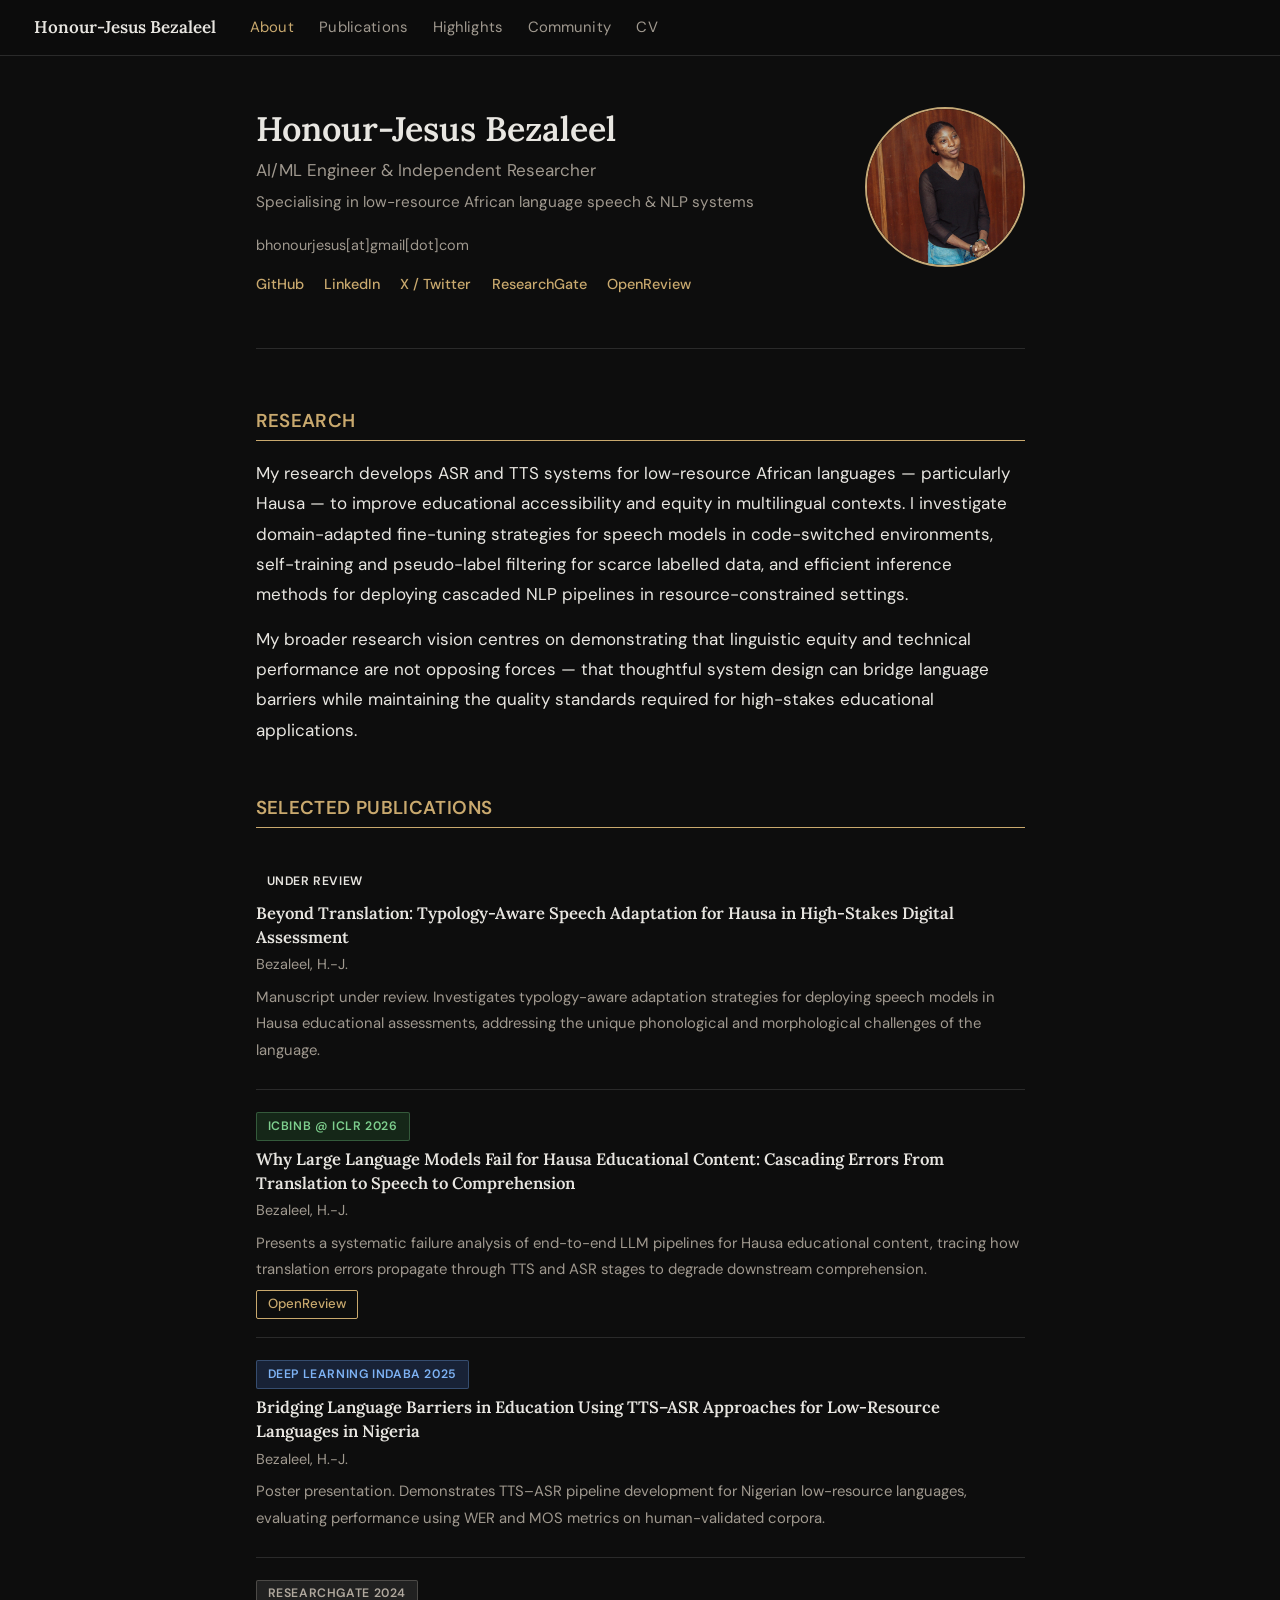
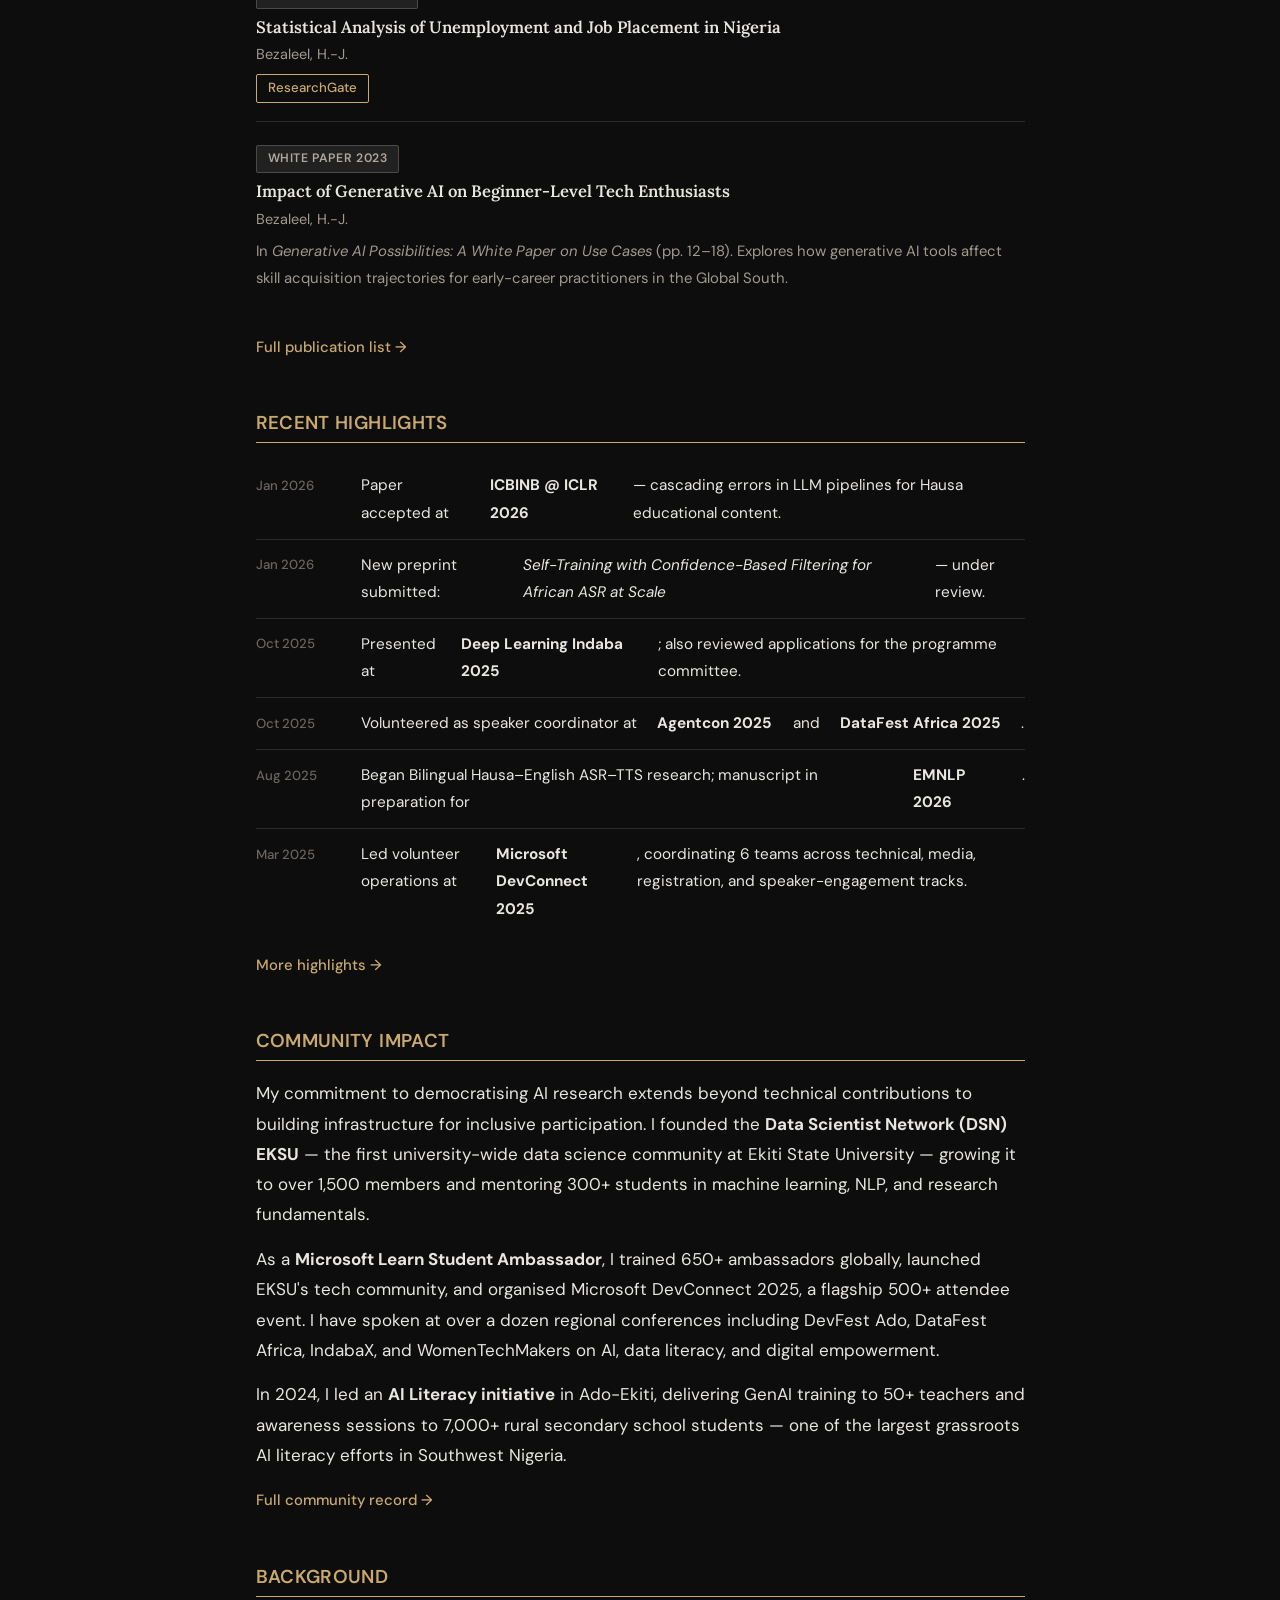
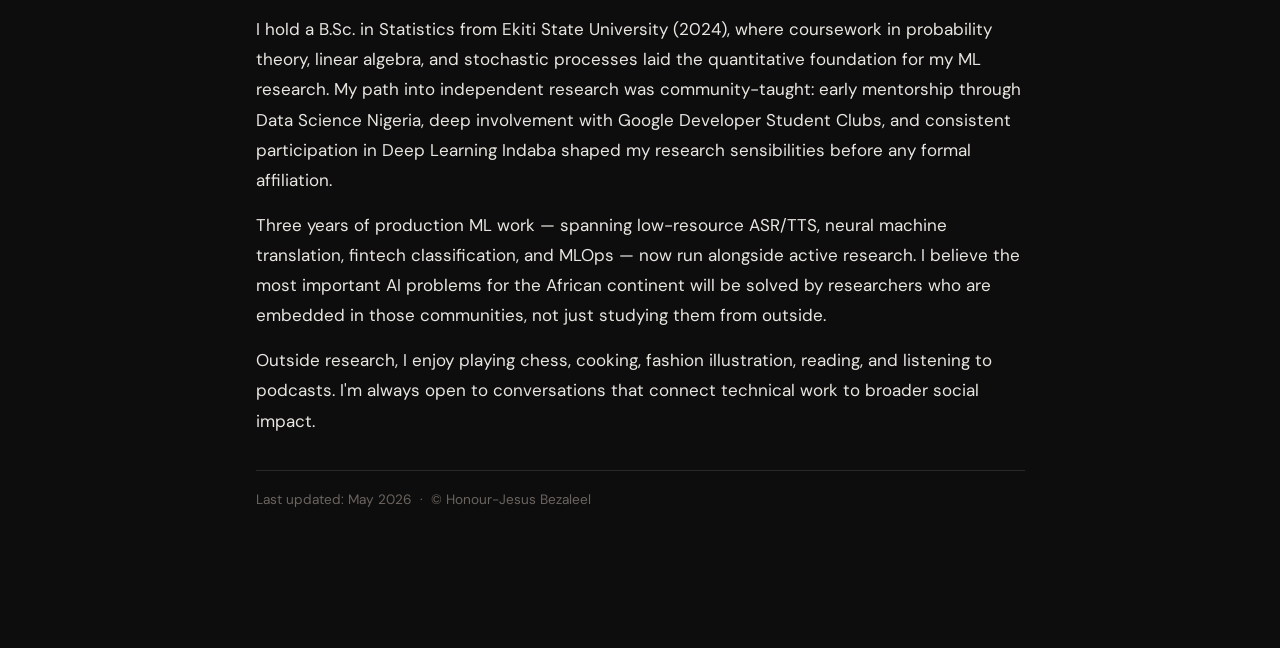
<file: index(1).html>
<!DOCTYPE html>
<html lang="en">
<head>
  <meta charset="UTF-8" />
  <meta name="viewport" content="width=device-width, initial-scale=1.0" />
  <meta name="description" content="Honour-Jesus Bezaleel — AI/ML Engineer and Researcher specialising in low-resource African language speech and NLP systems." />
  <title>Honour-Jesus Bezaleel</title>
  <link rel="preconnect" href="https://fonts.googleapis.com" />
  <link rel="preconnect" href="https://fonts.gstatic.com" crossorigin />
  <link href="https://fonts.googleapis.com/css2?family=Lora:ital,wght@0,400;0,600;1,400&family=DM+Sans:wght@300;400;500&display=swap" rel="stylesheet" />
  <link rel="stylesheet" href="style.css" />
</head>
<body>
  <header>
    <div class="site-title"><a href="index.html">Honour-Jesus Bezaleel</a></div>
    <nav>
      <a href="index.html" class="active">About</a>
      <a href="publications.html">Publications</a>
      <a href="news.html">Highlights</a>
      <a href="community.html">Community</a>
      <a href="Honour-Jesus_Bezaleel_CV(1).pdf" target="_blank">CV</a>
    </nav>
    <button class="nav-toggle" aria-label="Toggle navigation">&#9776;</button>
  </header>

  <main class="container">
    <section class="hero">
      <div class="hero-text">
        <h1>Honour-Jesus Bezaleel</h1>
        <p class="role">AI/ML Engineer &amp; Independent Researcher</p>
        <p class="affiliation">
          Specialising in low-resource African language speech &amp; NLP systems
        </p>
        <div class="contact-line">
          <span>bhonourjesus[at]gmail[dot]com</span>
        </div>
        <div class="social-links">
          <a href="https://github.com/honourjesus20" target="_blank">GitHub</a>
          <a href="https://www.linkedin.com/in/honour-jesus-bezaleel/" target="_blank">LinkedIn</a>
          <a href="https://x.com/bezaleel_son" target="_blank">X / Twitter</a>
          <a href="https://www.researchgate.net/profile/Honour-Jesus-Bezaleel" target="_blank">ResearchGate</a>
          <a href="https://openreview.net/profile?id=~Honour-Jesus_Bezaleel1" target="_blank">OpenReview</a>
        </div>
      </div>
      <div class="hero-image">
        <img src="WhatsApp Image 2024-03-01 at 17.44.11_cec49f7b.jpg" alt="Honour-Jesus Bezaleel" />
      </div>
    </section>

    <section id="research">
      <h2>Research</h2>
      <p>
        My research develops ASR and TTS systems for low-resource African languages — particularly Hausa — to improve
        educational accessibility and equity in multilingual contexts. I investigate domain-adapted fine-tuning strategies
        for speech models in code-switched environments, self-training and pseudo-label filtering for scarce labelled data,
        and efficient inference methods for deploying cascaded NLP pipelines in resource-constrained settings.
      </p>
      <p>
        My broader research vision centres on demonstrating that linguistic equity and technical performance are not
        opposing forces — that thoughtful system design can bridge language barriers while maintaining the quality
        standards required for high-stakes educational applications.
      </p>
    </section>

    <section id="selected-publications">
      <h2>Selected Publications</h2>

      <div class="pub-card">
        <div class="pub-meta">
          <span class="venue under-review">Under Review</span>
        </div>
        <p class="pub-title">Beyond Translation: Typology-Aware Speech Adaptation for Hausa in High-Stakes Digital Assessment</p>
        <p class="pub-authors">Bezaleel, H.-J.</p>
        <p class="pub-desc">Manuscript under review. Investigates typology-aware adaptation strategies for deploying speech models in Hausa educational assessments, addressing the unique phonological and morphological challenges of the language.</p>
      </div>

      <div class="pub-card">
        <div class="pub-meta">
          <span class="venue iclr">ICBINB @ ICLR 2026</span>
        </div>
        <p class="pub-title">Why Large Language Models Fail for Hausa Educational Content: Cascading Errors From Translation to Speech to Comprehension</p>
        <p class="pub-authors">Bezaleel, H.-J.</p>
        <p class="pub-desc">Presents a systematic failure analysis of end-to-end LLM pipelines for Hausa educational content, tracing how translation errors propagate through TTS and ASR stages to degrade downstream comprehension.</p>
        <div class="pub-links">
          <a href="https://openreview.net/profile?id=~Honour-Jesus_Bezaleel1" target="_blank">OpenReview</a>
        </div>
      </div>

      <div class="pub-card">
        <div class="pub-meta">
          <span class="venue indaba">Deep Learning Indaba 2025</span>
        </div>
        <p class="pub-title">Bridging Language Barriers in Education Using TTS–ASR Approaches for Low-Resource Languages in Nigeria</p>
        <p class="pub-authors">Bezaleel, H.-J.</p>
        <p class="pub-desc">Poster presentation. Demonstrates TTS–ASR pipeline development for Nigerian low-resource languages, evaluating performance using WER and MOS metrics on human-validated corpora.</p>
      </div>

      <div class="pub-card">
        <div class="pub-meta">
          <span class="venue preprint">ResearchGate 2024</span>
        </div>
        <p class="pub-title">Statistical Analysis of Unemployment and Job Placement in Nigeria</p>
        <p class="pub-authors">Bezaleel, H.-J.</p>
        <div class="pub-links">
          <a href="https://www.researchgate.net/profile/Honour-Jesus-Bezaleel" target="_blank">ResearchGate</a>
        </div>
      </div>

      <div class="pub-card">
        <div class="pub-meta">
          <span class="venue preprint">White Paper 2023</span>
        </div>
        <p class="pub-title">Impact of Generative AI on Beginner-Level Tech Enthusiasts</p>
        <p class="pub-authors">Bezaleel, H.-J.</p>
        <p class="pub-desc">In <em>Generative AI Possibilities: A White Paper on Use Cases</em> (pp. 12–18). Explores how generative AI tools affect skill acquisition trajectories for early-career practitioners in the Global South.</p>
      </div>

      <p class="see-more"><a href="publications.html">Full publication list →</a></p>
    </section>

    <section id="highlights">
      <h2>Recent Highlights</h2>
      <ul class="news-list">
        <li><span class="news-date">Jan 2026</span> Paper accepted at <strong>ICBINB @ ICLR 2026</strong> — cascading errors in LLM pipelines for Hausa educational content.</li>
        <li><span class="news-date">Jan 2026</span> New preprint submitted: <em>Self-Training with Confidence-Based Filtering for African ASR at Scale</em> — under review.</li>
        <li><span class="news-date">Oct 2025</span> Presented at <strong>Deep Learning Indaba 2025</strong>; also reviewed applications for the programme committee.</li>
        <li><span class="news-date">Oct 2025</span> Volunteered as speaker coordinator at <strong>Agentcon 2025</strong> and <strong>DataFest Africa 2025</strong>.</li>
        <li><span class="news-date">Aug 2025</span> Began Bilingual Hausa–English ASR–TTS research; manuscript in preparation for <strong>EMNLP 2026</strong>.</li>
        <li><span class="news-date">Mar 2025</span> Led volunteer operations at <strong>Microsoft DevConnect 2025</strong>, coordinating 6 teams across technical, media, registration, and speaker-engagement tracks.</li>
      </ul>
      <p class="see-more"><a href="news.html">More highlights →</a></p>
    </section>

    <section id="community">
      <h2>Community Impact</h2>
      <p>
        My commitment to democratising AI research extends beyond technical contributions to building
        infrastructure for inclusive participation. I founded the <strong>Data Scientist Network (DSN) EKSU</strong> — the
        first university-wide data science community at Ekiti State University — growing it to over 1,500 members and
        mentoring 300+ students in machine learning, NLP, and research fundamentals.
      </p>
      <p>
        As a <strong>Microsoft Learn Student Ambassador</strong>, I trained 650+ ambassadors globally, launched EKSU's
        tech community, and organised Microsoft DevConnect 2025, a flagship 500+ attendee event. I have spoken at over a
        dozen regional conferences including DevFest Ado, DataFest Africa, IndabaX, and WomenTechMakers on AI, data
        literacy, and digital empowerment.
      </p>
      <p>
        In 2024, I led an <strong>AI Literacy initiative</strong> in Ado-Ekiti, delivering GenAI training to 50+
        teachers and awareness sessions to 7,000+ rural secondary school students — one of the largest grassroots AI
        literacy efforts in Southwest Nigeria.
      </p>
      <p class="see-more"><a href="community.html">Full community record →</a></p>
    </section>

    <section id="background">
      <h2>Background</h2>
      <p>
        I hold a B.Sc. in Statistics from Ekiti State University (2024), where coursework in probability theory,
        linear algebra, and stochastic processes laid the quantitative foundation for my ML research. My path into
        independent research was community-taught: early mentorship through Data Science Nigeria, deep involvement with
        Google Developer Student Clubs, and consistent participation in Deep Learning Indaba shaped my research
        sensibilities before any formal affiliation.
      </p>
      <p>
        Three years of production ML work — spanning low-resource ASR/TTS, neural machine translation,
        fintech classification, and MLOps — now run alongside active research. I believe the most important AI
        problems for the African continent will be solved by researchers who are embedded in those communities, not
        just studying them from outside.
      </p>
      <p>
        Outside research, I enjoy playing chess, cooking, fashion illustration, reading, and listening to podcasts.
        I'm always open to conversations that connect technical work to broader social impact.
      </p>
      <p class="updated">Last updated: May 2026 &nbsp;·&nbsp; © Honour-Jesus Bezaleel</p>
    </section>
  </main>
  <script src="main.js"></script>
</body>
</html>
</file>
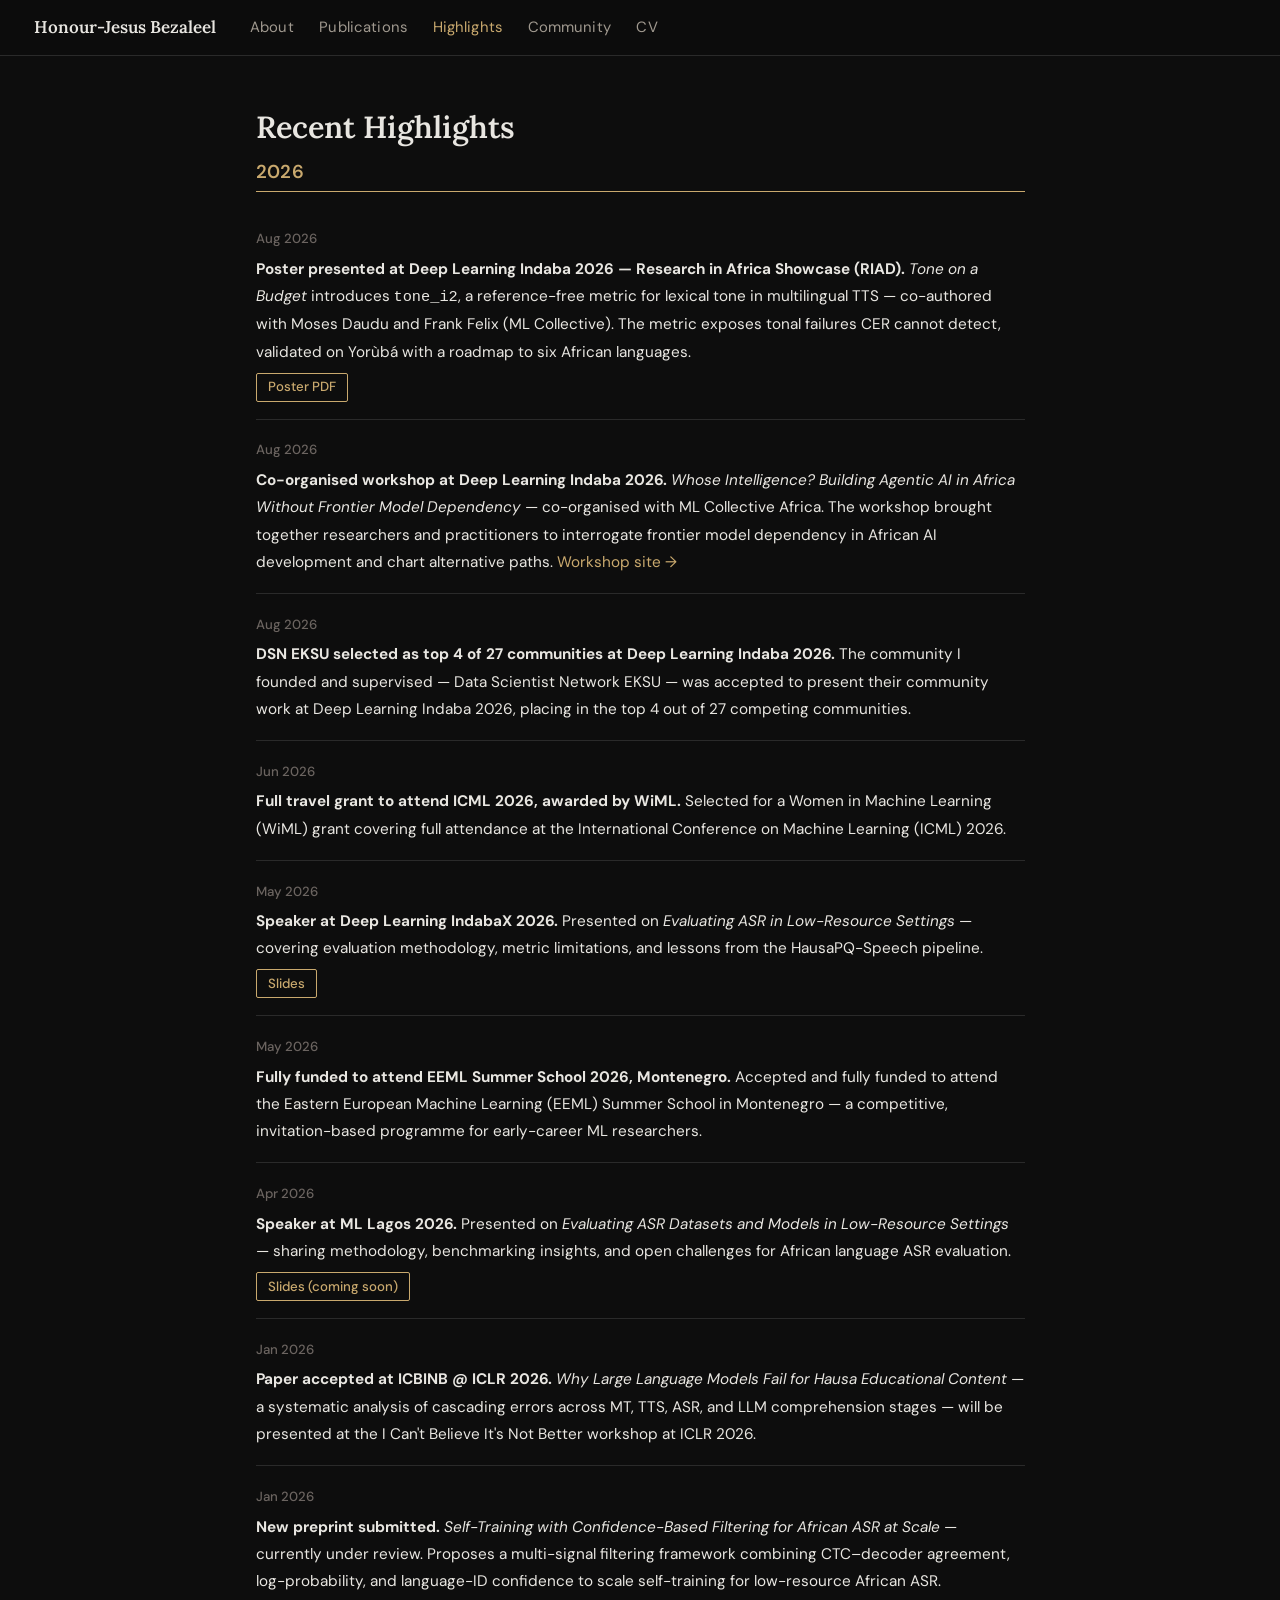
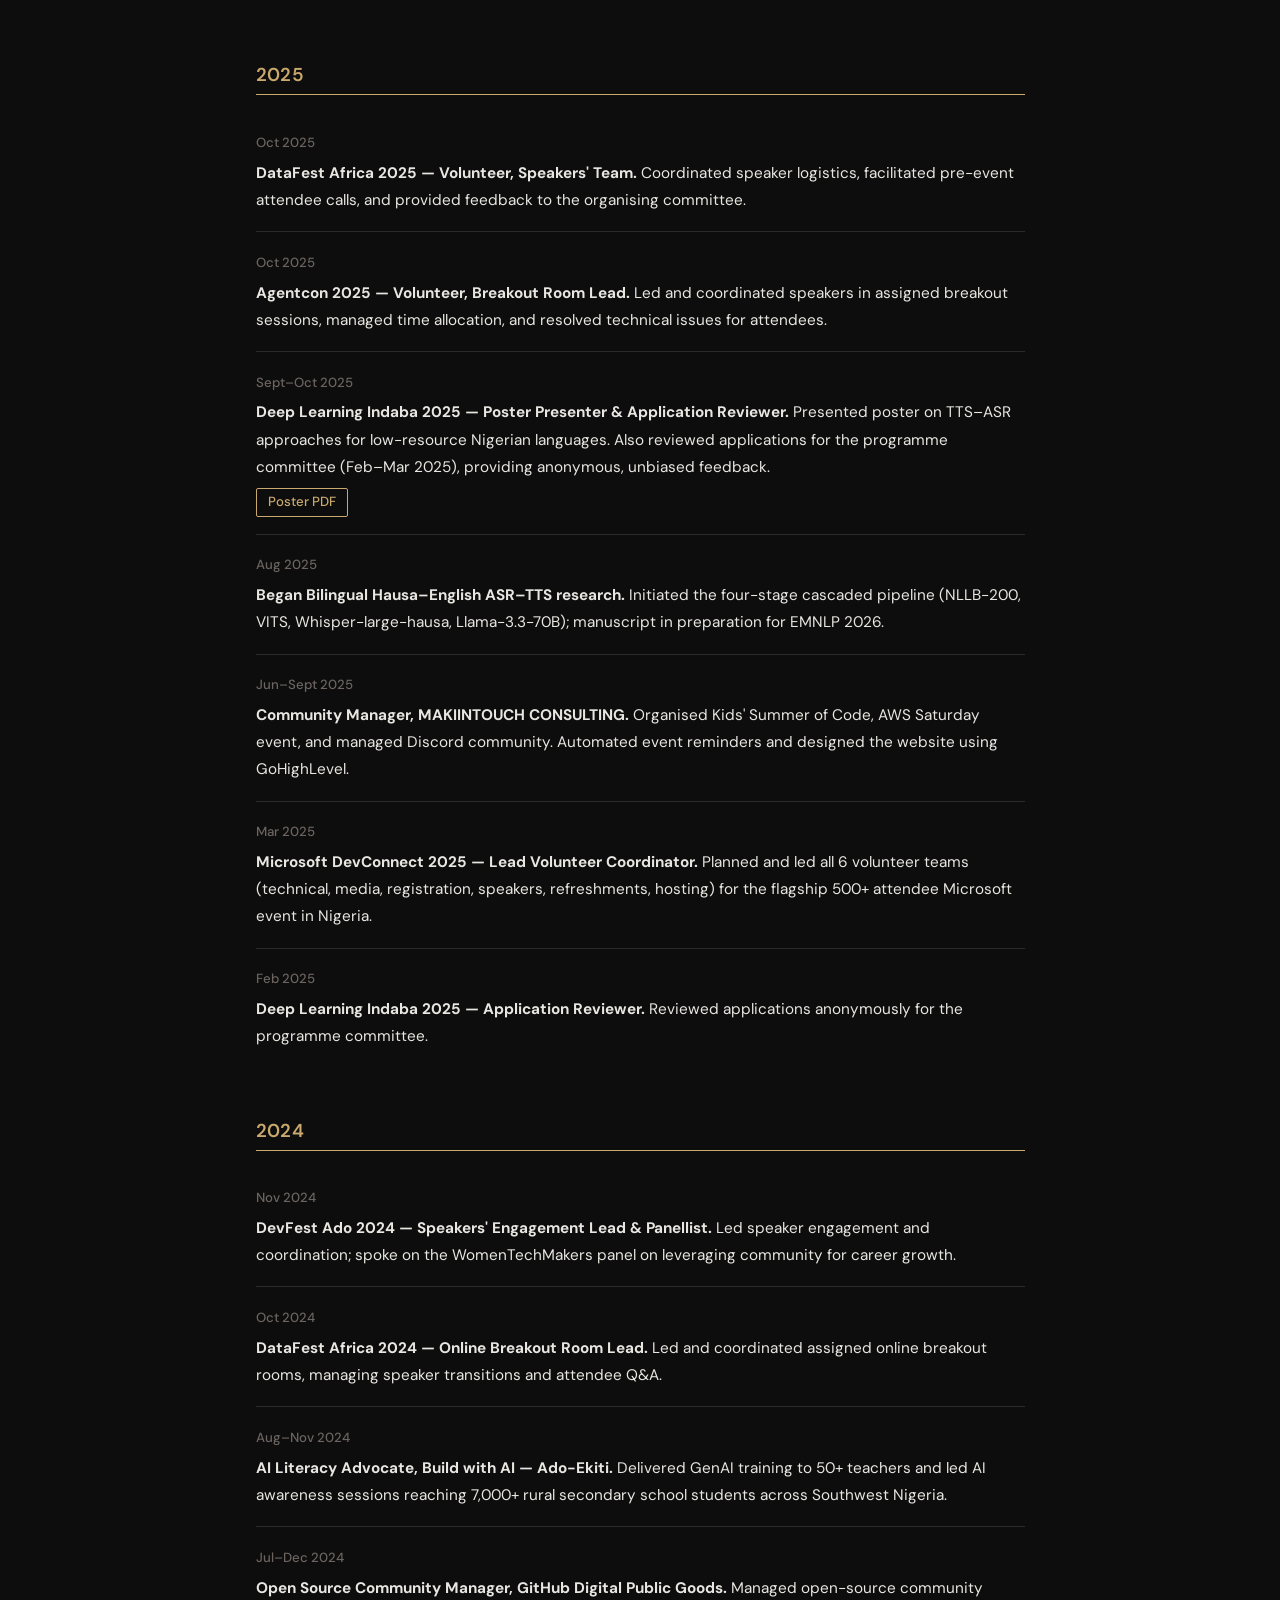
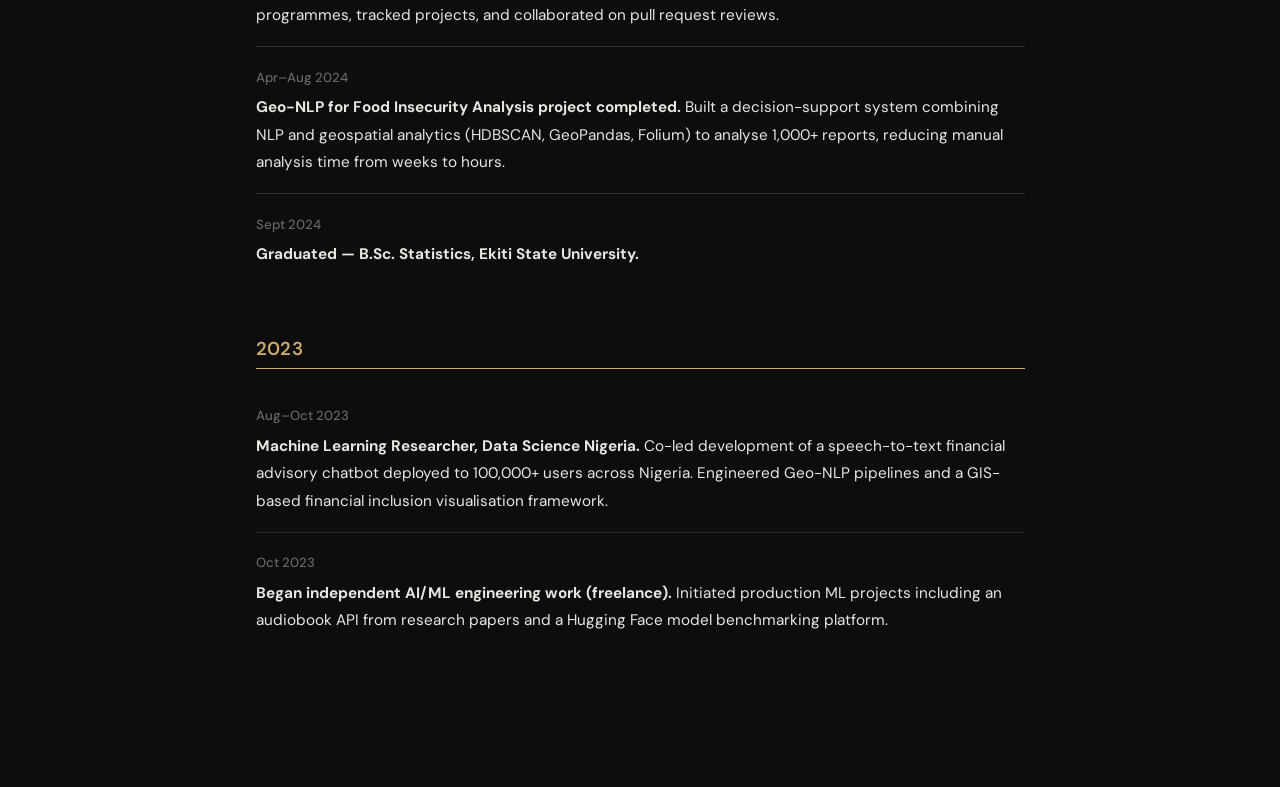
<file: news.html>
<!DOCTYPE html>
<html lang="en">
<head>
  <meta charset="UTF-8" />
  <meta name="viewport" content="width=device-width, initial-scale=1.0" />
  <title>Highlights — Honour-Jesus Bezaleel</title>
  <link rel="preconnect" href="https://fonts.googleapis.com" />
  <link rel="preconnect" href="https://fonts.gstatic.com" crossorigin />
  <link href="https://fonts.googleapis.com/css2?family=Lora:ital,wght@0,400;0,600;1,400&family=DM+Sans:wght@300;400;500&display=swap" rel="stylesheet" />
  <link rel="stylesheet" href="style.css" />
</head>
<body>
  <header>
    <div class="site-title"><a href="index.html">Honour-Jesus Bezaleel</a></div>
    <nav>
      <a href="index.html">About</a>
      <a href="publications.html">Publications</a>
      <a href="news.html" class="active">Highlights</a>
      <a href="community.html">Community</a>
      <a href="Honour-JesusBezaleel_CV.pdf" target="_blank">CV</a>
    </nav>
    <button class="nav-toggle" aria-label="Toggle navigation">&#9776;</button>
  </header>

  <main class="container">
    <h1 class="page-title">Recent Highlights</h1>

    <section>
      <h2>2026</h2>
      <ul class="news-list detailed">
        <li>
          <span class="news-date">Aug 2026</span>
          <div>
            <strong>Poster presented at Deep Learning Indaba 2026 — Research in Africa Showcase (RIAD).</strong>
            <em>Tone on a Budget</em> introduces <code>tone_i2</code>, a reference-free metric for lexical tone in multilingual TTS —
            co-authored with Moses Daudu and Frank Felix (ML Collective). The metric exposes tonal failures CER cannot detect,
            validated on Yorùbá with a roadmap to six African languages.
            <div class="pub-links" style="margin-top:0.4rem"><a href="indaba2026_riad_poster_overleaf.pdf" target="_blank">Poster PDF</a></div>
          </div>
        </li>
        <li>
          <span class="news-date">Aug 2026</span>
          <div>
            <strong>Co-organised workshop at Deep Learning Indaba 2026.</strong>
            <em>Whose Intelligence? Building Agentic AI in Africa Without Frontier Model Dependency</em> —
            co-organised with ML Collective Africa. The workshop brought together researchers and practitioners
            to interrogate frontier model dependency in African AI development and chart alternative paths.
            <a href="https://ml-collective-africa.github.io/dl-indaba-2026/" target="_blank">Workshop site →</a>
          </div>
        </li>
        <li>
          <span class="news-date">Aug 2026</span>
          <div>
            <strong>DSN EKSU selected as top 4 of 27 communities at Deep Learning Indaba 2026.</strong>
            The community I founded and supervised — Data Scientist Network EKSU — was accepted to present
            their community work at Deep Learning Indaba 2026, placing in the top 4 out of 27 competing communities.
          </div>
        </li>
        <li>
          <span class="news-date">Jun 2026</span>
          <div>
            <strong>Full travel grant to attend ICML 2026, awarded by WiML.</strong>
            Selected for a Women in Machine Learning (WiML) grant covering full attendance at the
            International Conference on Machine Learning (ICML) 2026.
          </div>
        </li>
        <li>
          <span class="news-date">May 2026</span>
          <div>
            <strong>Speaker at Deep Learning IndabaX 2026.</strong>
            Presented on <em>Evaluating ASR in Low-Resource Settings</em> — covering evaluation methodology,
            metric limitations, and lessons from the HausaPQ-Speech pipeline.
            <div class="pub-links" style="margin-top:0.4rem"><a href="https://docs.google.com/presentation/d/1pmyro0BhV3pM3Ix4GacXvKaZFyHHwNeAY_PcsgbDcDA/edit?usp=sharing" target="_blank">Slides</a></div>
          </div>
        </li>
        <li>
          <span class="news-date">May 2026</span>
          <div>
            <strong>Fully funded to attend EEML Summer School 2026, Montenegro.</strong>
            Accepted and fully funded to attend the Eastern European Machine Learning (EEML) Summer School
            in Montenegro — a competitive, invitation-based programme for early-career ML researchers.
          </div>
        </li>
        <li>
          <span class="news-date">Apr 2026</span>
          <div>
            <strong>Speaker at ML Lagos 2026.</strong>
            Presented on <em>Evaluating ASR Datasets and Models in Low-Resource Settings</em> —
            sharing methodology, benchmarking insights, and open challenges for African language ASR evaluation.
            <div class="pub-links" style="margin-top:0.4rem"><a href="#" target="_blank">Slides (coming soon)</a></div>
          </div>
        </li>
        <li>
          <span class="news-date">Jan 2026</span>
          <div>
            <strong>Paper accepted at ICBINB @ ICLR 2026.</strong> <em>Why Large Language Models Fail for Hausa Educational Content</em> — a systematic analysis of cascading errors across MT, TTS, ASR, and LLM comprehension stages — will be presented at the I Can't Believe It's Not Better workshop at ICLR 2026.
          </div>
        </li>
        <li>
          <span class="news-date">Jan 2026</span>
          <div>
            <strong>New preprint submitted.</strong> <em>Self-Training with Confidence-Based Filtering for African ASR at Scale</em> — currently under review. Proposes a multi-signal filtering framework combining CTC–decoder agreement, log-probability, and language-ID confidence to scale self-training for low-resource African ASR.
          </div>
        </li>
      </ul>
    </section>

    <section>
      <h2>2025</h2>
      <ul class="news-list detailed">
        <li>
          <span class="news-date">Oct 2025</span>
          <div>
            <strong>DataFest Africa 2025 — Volunteer, Speakers' Team.</strong> Coordinated speaker logistics, facilitated pre-event attendee calls, and provided feedback to the organising committee.
          </div>
        </li>
        <li>
          <span class="news-date">Oct 2025</span>
          <div>
            <strong>Agentcon 2025 — Volunteer, Breakout Room Lead.</strong> Led and coordinated speakers in assigned breakout sessions, managed time allocation, and resolved technical issues for attendees.
          </div>
        </li>
        <li>
          <span class="news-date">Sept–Oct 2025</span>
          <div>
            <strong>Deep Learning Indaba 2025 — Poster Presenter &amp; Application Reviewer.</strong>
            Presented poster on TTS–ASR approaches for low-resource Nigerian languages. Also reviewed applications
            for the programme committee (Feb–Mar 2025), providing anonymous, unbiased feedback.
            <div class="pub-links" style="margin-top:0.4rem"><a href="WiML_Poster__ICML_WAEC_HAU.pdf" target="_blank">Poster PDF</a></div>
          </div>
        </li>
        <li>
          <span class="news-date">Aug 2025</span>
          <div>
            <strong>Began Bilingual Hausa–English ASR–TTS research.</strong> Initiated the four-stage cascaded pipeline (NLLB-200, VITS, Whisper-large-hausa, Llama-3.3-70B); manuscript in preparation for EMNLP 2026.
          </div>
        </li>
        <li>
          <span class="news-date">Jun–Sept 2025</span>
          <div>
            <strong>Community Manager, MAKIINTOUCH CONSULTING.</strong> Organised Kids' Summer of Code, AWS Saturday event, and managed Discord community. Automated event reminders and designed the website using GoHighLevel.
          </div>
        </li>
        <li>
          <span class="news-date">Mar 2025</span>
          <div>
            <strong>Microsoft DevConnect 2025 — Lead Volunteer Coordinator.</strong> Planned and led all 6 volunteer teams (technical, media, registration, speakers, refreshments, hosting) for the flagship 500+ attendee Microsoft event in Nigeria.
          </div>
        </li>
        <li>
          <span class="news-date">Feb 2025</span>
          <div>
            <strong>Deep Learning Indaba 2025 — Application Reviewer.</strong> Reviewed applications anonymously for the programme committee.
          </div>
        </li>
      </ul>
    </section>

    <section>
      <h2>2024</h2>
      <ul class="news-list detailed">
        <li>
          <span class="news-date">Nov 2024</span>
          <div>
            <strong>DevFest Ado 2024 — Speakers' Engagement Lead &amp; Panellist.</strong> Led speaker engagement and coordination; spoke on the WomenTechMakers panel on leveraging community for career growth.
          </div>
        </li>
        <li>
          <span class="news-date">Oct 2024</span>
          <div>
            <strong>DataFest Africa 2024 — Online Breakout Room Lead.</strong> Led and coordinated assigned online breakout rooms, managing speaker transitions and attendee Q&amp;A.
          </div>
        </li>
        <li>
          <span class="news-date">Aug–Nov 2024</span>
          <div>
            <strong>AI Literacy Advocate, Build with AI — Ado-Ekiti.</strong> Delivered GenAI training to 50+ teachers and led AI awareness sessions reaching 7,000+ rural secondary school students across Southwest Nigeria.
          </div>
        </li>
        <li>
          <span class="news-date">Jul–Dec 2024</span>
          <div>
            <strong>Open Source Community Manager, GitHub Digital Public Goods.</strong> Managed open-source community programmes, tracked projects, and collaborated on pull request reviews.
          </div>
        </li>
        <li>
          <span class="news-date">Apr–Aug 2024</span>
          <div>
            <strong>Geo-NLP for Food Insecurity Analysis project completed.</strong> Built a decision-support system combining NLP and geospatial analytics (HDBSCAN, GeoPandas, Folium) to analyse 1,000+ reports, reducing manual analysis time from weeks to hours.
          </div>
        </li>
        <li>
          <span class="news-date">Sept 2024</span>
          <div>
            <strong>Graduated — B.Sc. Statistics, Ekiti State University.</strong>
          </div>
        </li>
      </ul>
    </section>

    <section>
      <h2>2023</h2>
      <ul class="news-list detailed">
        <li>
          <span class="news-date">Aug–Oct 2023</span>
          <div>
            <strong>Machine Learning Researcher, Data Science Nigeria.</strong> Co-led development of a speech-to-text financial advisory chatbot deployed to 100,000+ users across Nigeria. Engineered Geo-NLP pipelines and a GIS-based financial inclusion visualisation framework.
          </div>
        </li>
        <li>
          <span class="news-date">Oct 2023</span>
          <div>
            <strong>Began independent AI/ML engineering work (freelance).</strong> Initiated production ML projects including an audiobook API from research papers and a Hugging Face model benchmarking platform.
          </div>
        </li>
      </ul>
    </section>
  </main>
  <script src="main.js"></script>
</body>
</html>
</file>
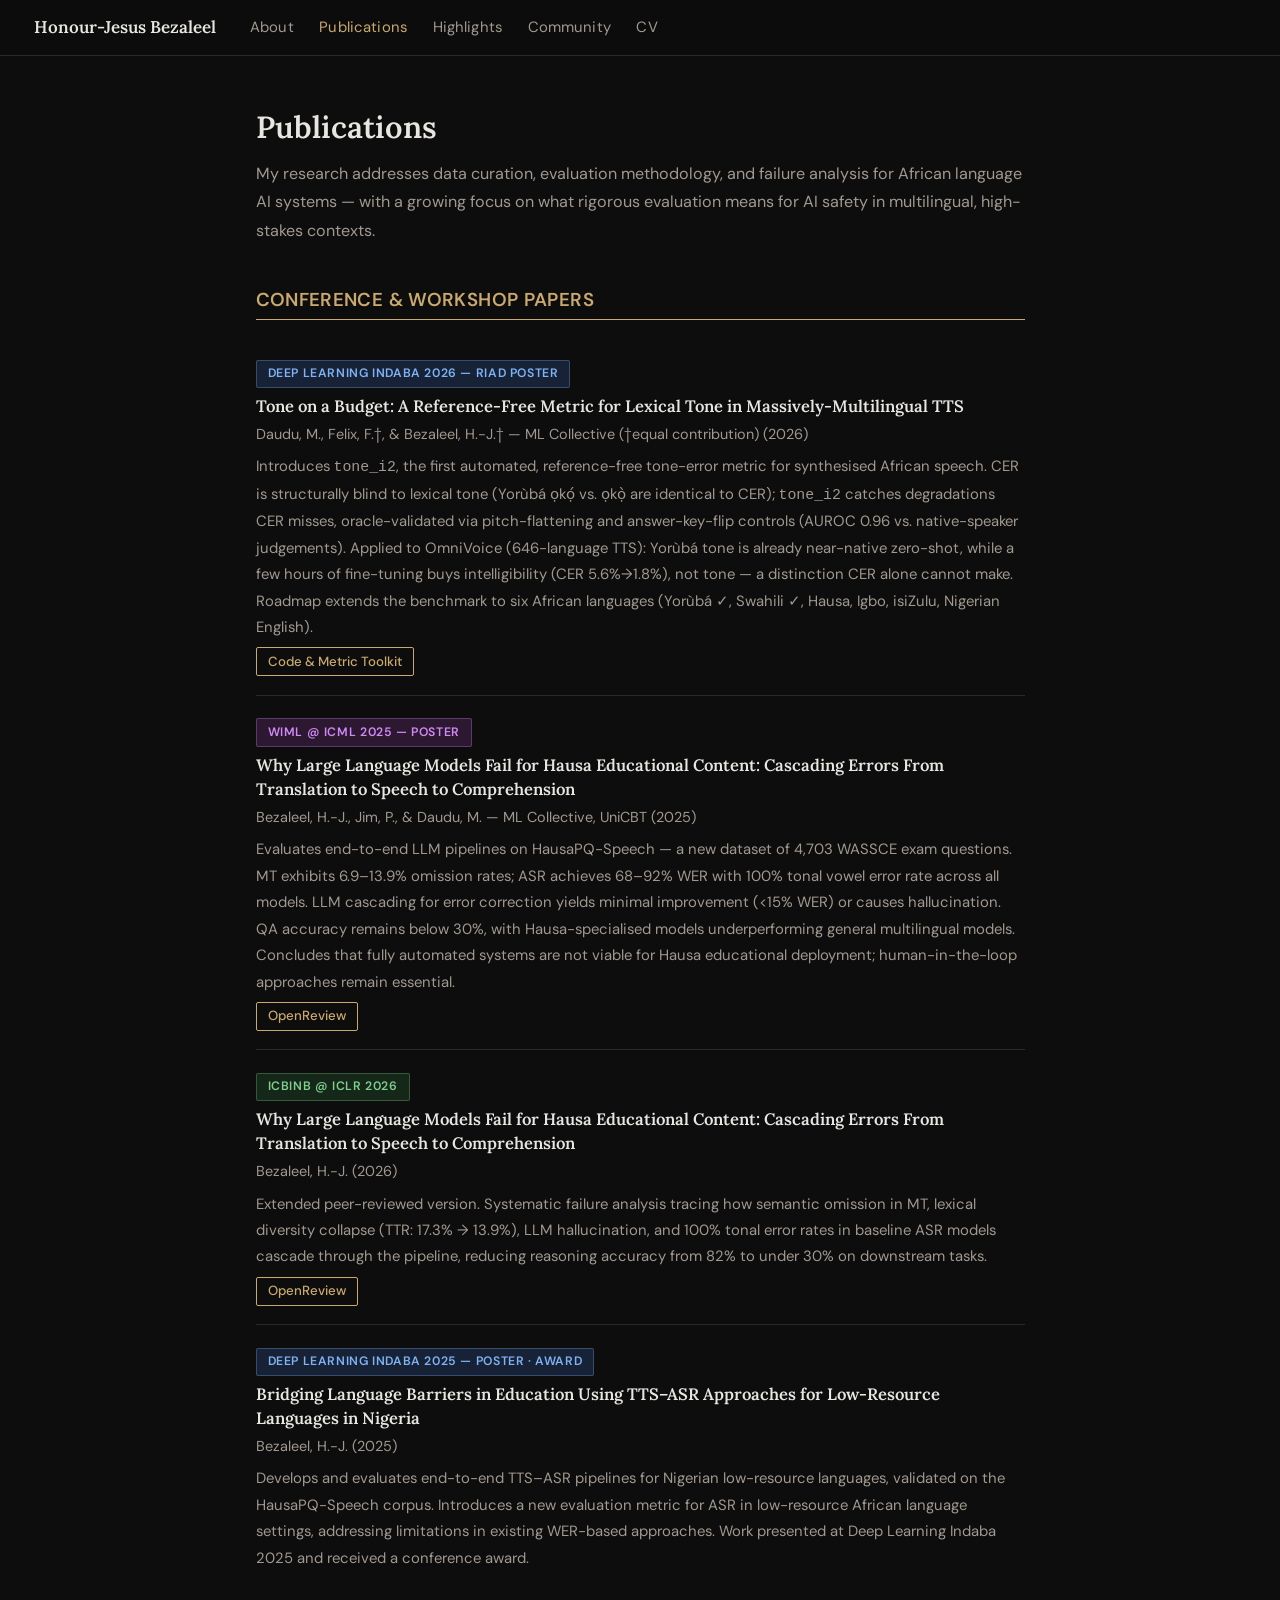
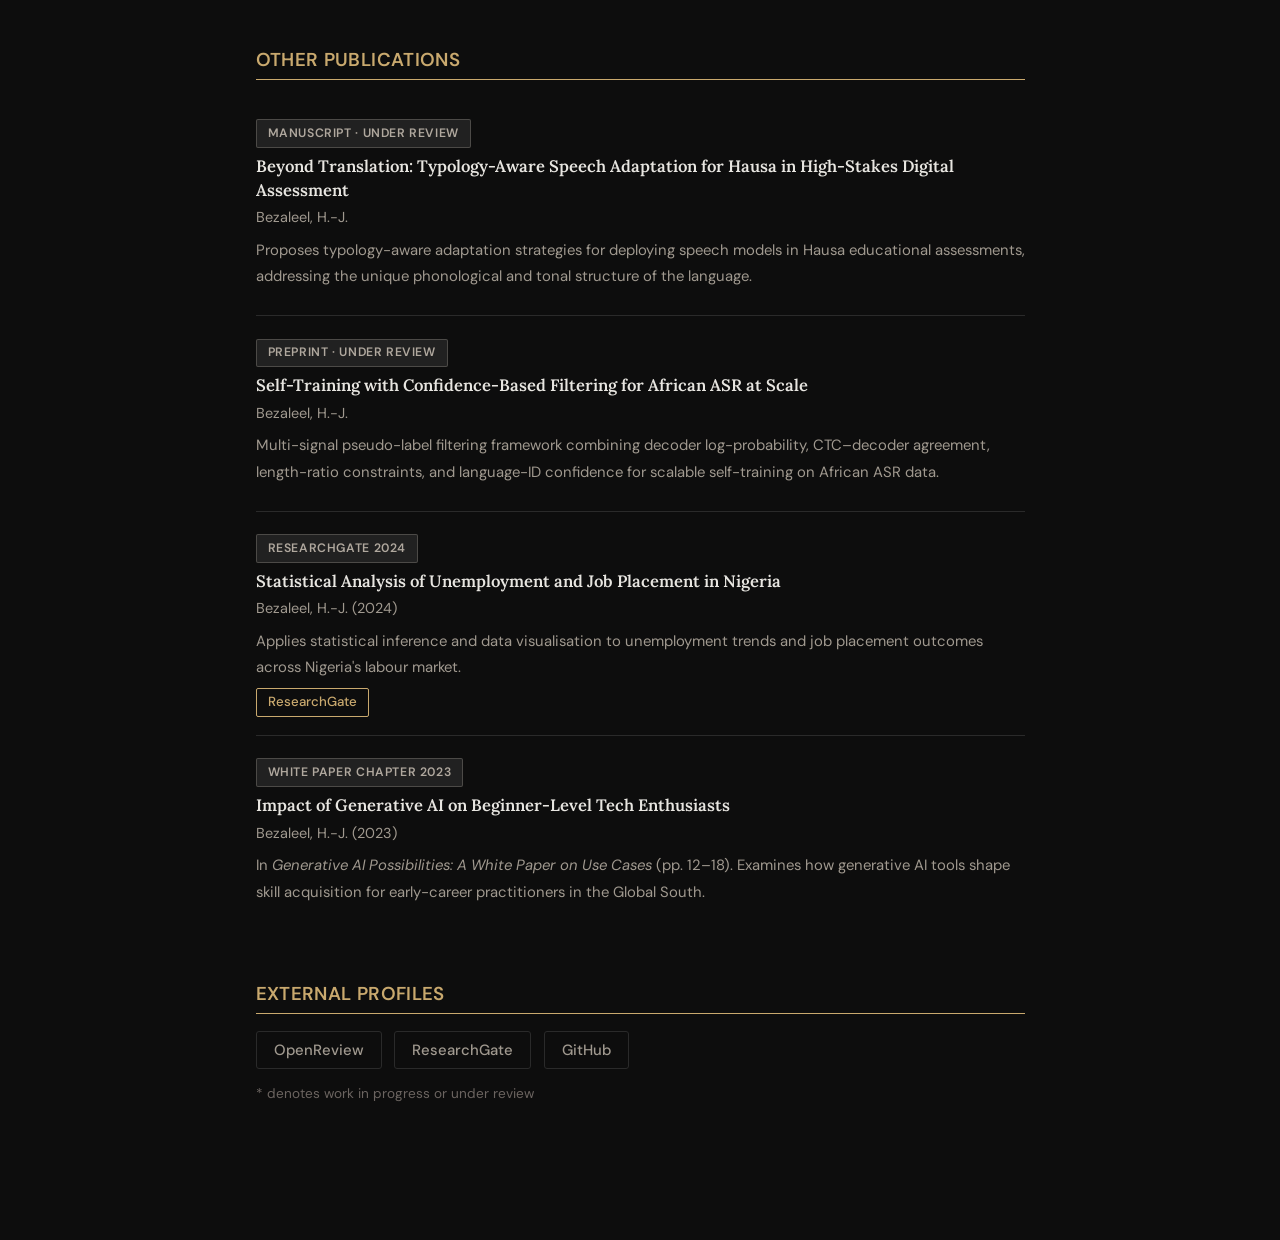
<file: publications.html>
<!DOCTYPE html>
<html lang="en">
<head>
  <meta charset="UTF-8" />
  <meta name="viewport" content="width=device-width, initial-scale=1.0" />
  <title>Publications — Honour-Jesus Bezaleel</title>
  <link rel="preconnect" href="https://fonts.googleapis.com" />
  <link rel="preconnect" href="https://fonts.gstatic.com" crossorigin />
  <link href="https://fonts.googleapis.com/css2?family=Lora:ital,wght@0,400;0,600;1,400&family=DM+Sans:wght@300;400;500&display=swap" rel="stylesheet" />
  <link rel="stylesheet" href="style.css" />
</head>
<body>
  <header>
    <div class="site-title"><a href="index.html">Honour-Jesus Bezaleel</a></div>
    <nav>
      <a href="index.html">About</a>
      <a href="publications.html" class="active">Publications</a>
      <a href="news.html">Highlights</a>
      <a href="community.html">Community</a>
      <a href="Honour-Jesus_Bezaleel_CV%20%20(1).pdf" target="_blank">CV</a>
    </nav>
    <button class="nav-toggle" aria-label="Toggle navigation">&#9776;</button>
  </header>

  <main class="container">
    <h1 class="page-title">Publications</h1>
    <p class="page-intro">
      My research addresses data curation, evaluation methodology, and failure analysis for African language AI systems —
      with a growing focus on what rigorous evaluation means for AI safety in multilingual, high-stakes contexts.
    </p>

    <section>
      <h2>Conference &amp; Workshop Papers</h2>

      <div class="pub-card">
        <div class="pub-meta">
          <span class="venue indaba">Deep Learning Indaba 2026 — RIAD Poster</span>
        </div>
        <p class="pub-title">Tone on a Budget: A Reference-Free Metric for Lexical Tone in Massively-Multilingual TTS</p>
        <p class="pub-authors">Daudu, M., Felix, F.&#8224;, &amp; Bezaleel, H.-J.&#8224; — ML Collective (&#8224;equal contribution) (2026)</p>
        <p class="pub-desc">
          Introduces <code>tone_i2</code>, the first automated, reference-free tone-error metric for synthesised African speech.
          CER is structurally blind to lexical tone (Yorùbá ọkọ́ vs. ọkọ̀ are identical to CER); <code>tone_i2</code> catches
          degradations CER misses, oracle-validated via pitch-flattening and answer-key-flip controls (AUROC 0.96 vs. native-speaker judgements).
          Applied to OmniVoice (646-language TTS): Yorùbá tone is already near-native zero-shot, while a few hours of fine-tuning
          buys intelligibility (CER 5.6%→1.8%), not tone — a distinction CER alone cannot make.
          Roadmap extends the benchmark to six African languages (Yorùbá ✓, Swahili ✓, Hausa, Igbo, isiZulu, Nigerian English).
        </p>
        <div class="pub-links">
          <a href="https://github.com/mosesdaudu001/tone-on-a-budget" target="_blank">Code &amp; Metric Toolkit</a>
        </div>
      </div>

      <div class="pub-card">
        <div class="pub-meta">
          <span class="venue wiml">WiML @ ICML 2025 — Poster</span>
        </div>
        <p class="pub-title">Why Large Language Models Fail for Hausa Educational Content: Cascading Errors From Translation to Speech to Comprehension</p>
        <p class="pub-authors">Bezaleel, H.-J., Jim, P., &amp; Daudu, M. — ML Collective, UniCBT (2025)</p>
        <p class="pub-desc">
          Evaluates end-to-end LLM pipelines on HausaPQ-Speech — a new dataset of 4,703 WASSCE exam questions.
          MT exhibits 6.9–13.9% omission rates; ASR achieves 68–92% WER with 100% tonal vowel error rate across all models.
          LLM cascading for error correction yields minimal improvement (&lt;15% WER) or causes hallucination.
          QA accuracy remains below 30%, with Hausa-specialised models underperforming general multilingual models.
          Concludes that fully automated systems are not viable for Hausa educational deployment;
          human-in-the-loop approaches remain essential.
        </p>
        <div class="pub-links">
          <a href="https://openreview.net/profile?id=~Honour-Jesus_Bezaleel1" target="_blank">OpenReview</a>
        </div>
      </div>

      <div class="pub-card">
        <div class="pub-meta">
          <span class="venue iclr">ICBINB @ ICLR 2026</span>
        </div>
        <p class="pub-title">Why Large Language Models Fail for Hausa Educational Content: Cascading Errors From Translation to Speech to Comprehension</p>
        <p class="pub-authors">Bezaleel, H.-J. (2026)</p>
        <p class="pub-desc">
          Extended peer-reviewed version. Systematic failure analysis tracing how semantic omission in MT,
          lexical diversity collapse (TTR: 17.3% → 13.9%), LLM hallucination, and 100% tonal error rates in
          baseline ASR models cascade through the pipeline, reducing reasoning accuracy from 82% to under 30%
          on downstream tasks.
        </p>
        <div class="pub-links">
          <a href="https://openreview.net/profile?id=~Honour-Jesus_Bezaleel1" target="_blank">OpenReview</a>
        </div>
      </div>

      <div class="pub-card">
        <div class="pub-meta">
          <span class="venue indaba">Deep Learning Indaba 2025 — Poster · Award</span>
        </div>
        <p class="pub-title">Bridging Language Barriers in Education Using TTS–ASR Approaches for Low-Resource Languages in Nigeria</p>
        <p class="pub-authors">Bezaleel, H.-J. (2025)</p>
        <p class="pub-desc">
          Develops and evaluates end-to-end TTS–ASR pipelines for Nigerian low-resource languages,
          validated on the HausaPQ-Speech corpus. Introduces a new evaluation metric for ASR in low-resource
          African language settings, addressing limitations in existing WER-based approaches.
          Work presented at Deep Learning Indaba 2025 and received a conference award.
        </p>
      </div>
    </section>

    <section>
      <h2>Other Publications</h2>

      <div class="pub-card">
        <div class="pub-meta">
          <span class="venue preprint">Manuscript · Under Review</span>
        </div>
        <p class="pub-title">Beyond Translation: Typology-Aware Speech Adaptation for Hausa in High-Stakes Digital Assessment</p>
        <p class="pub-authors">Bezaleel, H.-J.</p>
        <p class="pub-desc">
          Proposes typology-aware adaptation strategies for deploying speech models in Hausa educational assessments,
          addressing the unique phonological and tonal structure of the language.
        </p>
      </div>

      <div class="pub-card">
        <div class="pub-meta">
          <span class="venue preprint">Preprint · Under Review</span>
        </div>
        <p class="pub-title">Self-Training with Confidence-Based Filtering for African ASR at Scale</p>
        <p class="pub-authors">Bezaleel, H.-J.</p>
        <p class="pub-desc">
          Multi-signal pseudo-label filtering framework combining decoder log-probability, CTC–decoder agreement,
          length-ratio constraints, and language-ID confidence for scalable self-training on African ASR data.
        </p>
      </div>

      <div class="pub-card">
        <div class="pub-meta">
          <span class="venue preprint">ResearchGate 2024</span>
        </div>
        <p class="pub-title">Statistical Analysis of Unemployment and Job Placement in Nigeria</p>
        <p class="pub-authors">Bezaleel, H.-J. (2024)</p>
        <p class="pub-desc">Applies statistical inference and data visualisation to unemployment trends and job placement outcomes across Nigeria's labour market.</p>
        <div class="pub-links">
          <a href="https://www.researchgate.net/profile/Honour-Jesus-Bezaleel" target="_blank">ResearchGate</a>
        </div>
      </div>

      <div class="pub-card">
        <div class="pub-meta">
          <span class="venue preprint">White Paper Chapter 2023</span>
        </div>
        <p class="pub-title">Impact of Generative AI on Beginner-Level Tech Enthusiasts</p>
        <p class="pub-authors">Bezaleel, H.-J. (2023)</p>
        <p class="pub-desc">In <em>Generative AI Possibilities: A White Paper on Use Cases</em> (pp. 12–18). Examines how generative AI tools shape skill acquisition for early-career practitioners in the Global South.</p>
      </div>
    </section>

    <section>
      <h2>External Profiles</h2>
      <div class="profile-links">
        <a href="https://openreview.net/profile?id=~Honour-Jesus_Bezaleel1" target="_blank">OpenReview</a>
        <a href="https://www.researchgate.net/profile/Honour-Jesus-Bezaleel" target="_blank">ResearchGate</a>
        <a href="https://github.com/honourjesus20" target="_blank">GitHub</a>
      </div>
      <p style="font-size:0.8rem;color:var(--text-light);margin-top:0.75rem;">* denotes work in progress or under review</p>
    </section>
  </main>
  <script src="main.js"></script>
</body>
</html>
</file>
<file: style.css>
/* =========================================================
   Honour-Jesus Bezaleel — Academic Portfolio  (Dark Theme)
   ========================================================= */

:root {
  --bg:           #0d0d0d;
  --surface:      #161616;
  --surface2:     #1e1e1e;
  --text:         #e8e6e1;
  --text-muted:   #a0998f;
  --text-light:   #6b6460;
  --accent:       #c9a96e;        /* warm gold */
  --accent-soft:  rgba(201,169,110,0.15);
  --border:       #2a2a2a;
  --header-bg:    rgba(13,13,13,0.95);

  --font-serif: 'Lora', Georgia, serif;
  --font-sans:  'DM Sans', 'Helvetica Neue', sans-serif;

  --max-width: 820px;
  --nav-height: 56px;
}

*, *::before, *::after { box-sizing: border-box; margin: 0; padding: 0; }

html { font-size: 17px; scroll-behavior: smooth; }

body {
  font-family: var(--font-sans);
  background: var(--bg);
  color: var(--text);
  line-height: 1.78;
  -webkit-font-smoothing: antialiased;
}

a { color: var(--accent); text-decoration: none; }
a:hover { text-decoration: underline; }

h1, h2, h3 {
  font-family: var(--font-serif);
  font-weight: 600;
  line-height: 1.3;
  color: var(--text);
}

/* ---- Header ---- */
header {
  position: sticky;
  top: 0;
  z-index: 100;
  background: var(--header-bg);
  backdrop-filter: blur(10px);
  border-bottom: 1px solid var(--border);
  display: flex;
  align-items: center;
  padding: 0 2rem;
  height: var(--nav-height);
  gap: 2rem;
}

.site-title {
  font-family: var(--font-serif);
  font-size: 1rem;
  font-weight: 600;
  white-space: nowrap;
  flex-shrink: 0;
}
.site-title a { color: var(--text); }
.site-title a:hover { color: var(--accent); text-decoration: none; }

nav { display: flex; align-items: center; gap: 1.5rem; flex-wrap: wrap; }
nav a {
  font-size: 0.875rem;
  font-weight: 400;
  color: var(--text-muted);
  letter-spacing: 0.01em;
  transition: color 0.15s;
}
nav a:hover, nav a.active { color: var(--accent); text-decoration: none; }

.nav-toggle {
  display: none;
  background: none;
  border: none;
  font-size: 1.25rem;
  cursor: pointer;
  color: var(--text);
  margin-left: auto;
}

/* ---- Container ---- */
.container {
  max-width: var(--max-width);
  margin: 0 auto;
  padding: 3rem 1.5rem 5rem;
}

/* ---- Hero ---- */
.hero {
  display: flex;
  gap: 3rem;
  align-items: flex-start;
  margin-bottom: 3.5rem;
  padding-bottom: 3rem;
  border-bottom: 1px solid var(--border);
}
.hero-text { flex: 1; min-width: 0; }
.hero-text h1 { font-size: 2rem; margin-bottom: 0.25rem; }
.role { font-size: 1rem; color: var(--text-muted); margin-bottom: 0.2rem; }
.affiliation { font-size: 0.9rem; color: var(--text-muted); margin-bottom: 1rem; }
.contact-line { font-size: 0.85rem; color: var(--text-muted); margin-bottom: 0.75rem; }

.social-links { display: flex; flex-wrap: wrap; gap: 0.5rem 1.2rem; }
.social-links a { font-size: 0.85rem; font-weight: 500; }

.hero-image { flex-shrink: 0; }
.hero-image img {
  width: 160px;
  height: 160px;
  border-radius: 50%;
  object-fit: cover;
  border: 2px solid var(--accent);
  filter: grayscale(15%);
}

/* ---- Sections ---- */
section { margin-bottom: 3rem; }

section h2 {
  font-size: 1.1rem;
  font-weight: 600;
  margin-bottom: 1rem;
  padding-bottom: 0.4rem;
  border-bottom: 1px solid var(--accent);
  color: var(--accent);
  letter-spacing: 0.02em;
  text-transform: uppercase;
  font-family: var(--font-sans);
}

section p { margin-bottom: 0.85rem; color: var(--text); }

/* ---- Page title ---- */
.page-title { font-size: 1.8rem; margin-bottom: 0.75rem; }
.page-intro { color: var(--text-muted); margin-bottom: 2.5rem; font-size: 0.95rem; }

/* ---- Publication Cards ---- */
.pub-card {
  padding: 1.1rem 0;
  border-bottom: 1px solid var(--border);
}
.pub-card:last-of-type { border-bottom: none; }

.pub-meta { margin-bottom: 0.35rem; }

.venue {
  display: inline-block;
  font-size: 0.72rem;
  font-weight: 600;
  padding: 0.15rem 0.65rem;
  border-radius: 2px;
  letter-spacing: 0.05em;
  text-transform: uppercase;
}
.iclr    { background: rgba(50,120,60,0.25);  color: #7ecf8e; border: 1px solid rgba(126,207,142,0.3); }
.indaba  { background: rgba(60,100,180,0.25); color: #7eb3f5; border: 1px solid rgba(126,179,245,0.3); }
.wiml    { background: rgba(140,60,160,0.25); color: #d18af5; border: 1px solid rgba(209,138,245,0.3); }
.preprint{ background: rgba(80,80,80,0.3);    color: #b0a89e; border: 1px solid rgba(176,168,158,0.3); }

.pub-title {
  font-family: var(--font-serif);
  font-size: 0.975rem;
  font-weight: 600;
  margin-bottom: 0.2rem;
  line-height: 1.45;
  color: var(--text);
}
.pub-authors { font-size: 0.85rem; color: var(--text-muted); margin-bottom: 0.35rem; }
.pub-desc    { font-size: 0.875rem; color: var(--text-muted); margin-bottom: 0.4rem; }

.pub-links { display: flex; gap: 0.75rem; flex-wrap: wrap; }
.pub-links a {
  font-size: 0.78rem;
  font-weight: 500;
  border: 1px solid var(--accent);
  padding: 0.1rem 0.65rem;
  border-radius: 2px;
  color: var(--accent);
  transition: background 0.15s, color 0.15s;
}
.pub-links a:hover { background: var(--accent); color: #0d0d0d; text-decoration: none; }

.see-more { font-size: 0.875rem; font-weight: 500; margin-top: 1rem; }

/* ---- News list ---- */
.news-list { list-style: none; padding: 0; }
.news-list li {
  display: flex;
  gap: 1.2rem;
  padding: 0.7rem 0;
  border-bottom: 1px solid var(--border);
  font-size: 0.9rem;
  align-items: flex-start;
}
.news-list li:last-child { border-bottom: none; }
.news-list.detailed li { flex-direction: column; gap: 0.3rem; padding: 1rem 0; }

.news-date {
  flex-shrink: 0;
  font-size: 0.78rem;
  color: var(--text-light);
  font-weight: 500;
  min-width: 5rem;
  padding-top: 0.1rem;
  font-variant-numeric: tabular-nums;
}

/* ---- Role Cards ---- */
.role-card { padding: 1.25rem 0; border-bottom: 1px solid var(--border); }
.role-card:last-of-type { border-bottom: none; }
.role-header {
  display: flex;
  flex-wrap: wrap;
  gap: 0.4rem 1.2rem;
  align-items: baseline;
  margin-bottom: 0.6rem;
}
.role-title  { font-family: var(--font-serif); font-weight: 600; font-size: 1rem; }
.role-org    { font-size: 0.875rem; color: var(--accent); font-weight: 500; }
.role-period { font-size: 0.78rem; color: var(--text-light); margin-left: auto; }
.role-card p { font-size: 0.9rem; color: var(--text-muted); margin-bottom: 0.5rem; }

/* ---- Event list ---- */
.event-list { padding-left: 1.25rem; font-size: 0.9rem; color: var(--text-muted); }
.event-list li { margin-bottom: 0.5rem; padding-bottom: 0.5rem; border-bottom: 1px solid var(--border); }
.event-list li:last-child { border-bottom: none; }

/* ---- Profile links ---- */
.profile-links { display: flex; flex-wrap: wrap; gap: 0.75rem; margin-top: 0.5rem; }
.profile-links a {
  font-size: 0.875rem;
  font-weight: 500;
  border: 1px solid var(--border);
  padding: 0.3rem 1rem;
  border-radius: 3px;
  color: var(--text-muted);
  transition: border-color 0.15s, color 0.15s;
}
.profile-links a:hover { border-color: var(--accent); color: var(--accent); text-decoration: none; }

/* ---- Footer ---- */
.updated {
  font-size: 0.8rem;
  color: var(--text-light);
  margin-top: 2rem;
  padding-top: 1rem;
  border-top: 1px solid var(--border);
}

/* ---- Responsive ---- */
@media (max-width: 640px) {
  html { font-size: 16px; }
  header { padding: 0 1rem; flex-wrap: wrap; height: auto; padding-top: 0.75rem; padding-bottom: 0.75rem; gap: 0.5rem; }
  .nav-toggle { display: block; }
  nav { display: none; width: 100%; flex-direction: column; align-items: flex-start; gap: 0.75rem; padding: 0.5rem 0 0.75rem; }
  nav.open { display: flex; }
  nav a { font-size: 1rem; }
  .hero { flex-direction: column-reverse; gap: 1.5rem; align-items: center; text-align: center; }
  .hero-image img { width: 120px; height: 120px; }
  .social-links { justify-content: center; }
  .role-period { margin-left: 0; }
  .news-list li { flex-direction: column; gap: 0.2rem; }
}
</file>
